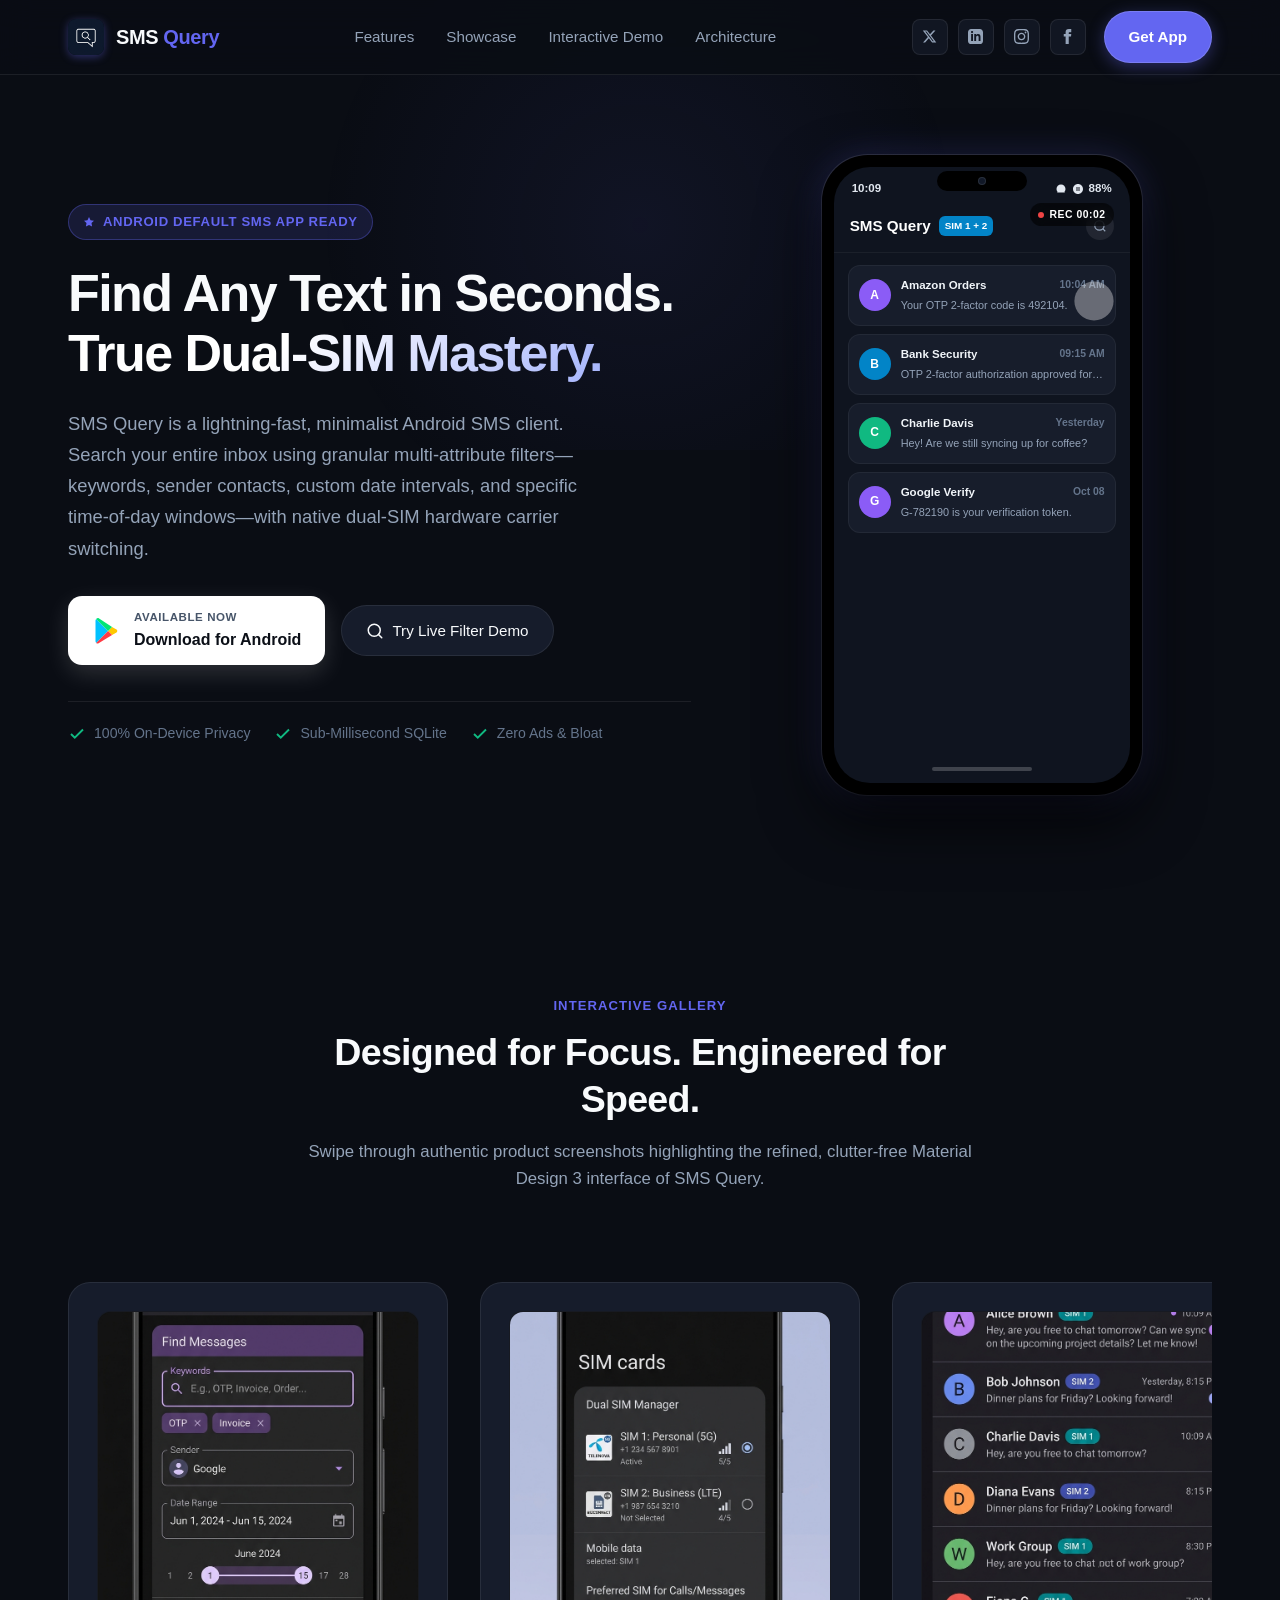
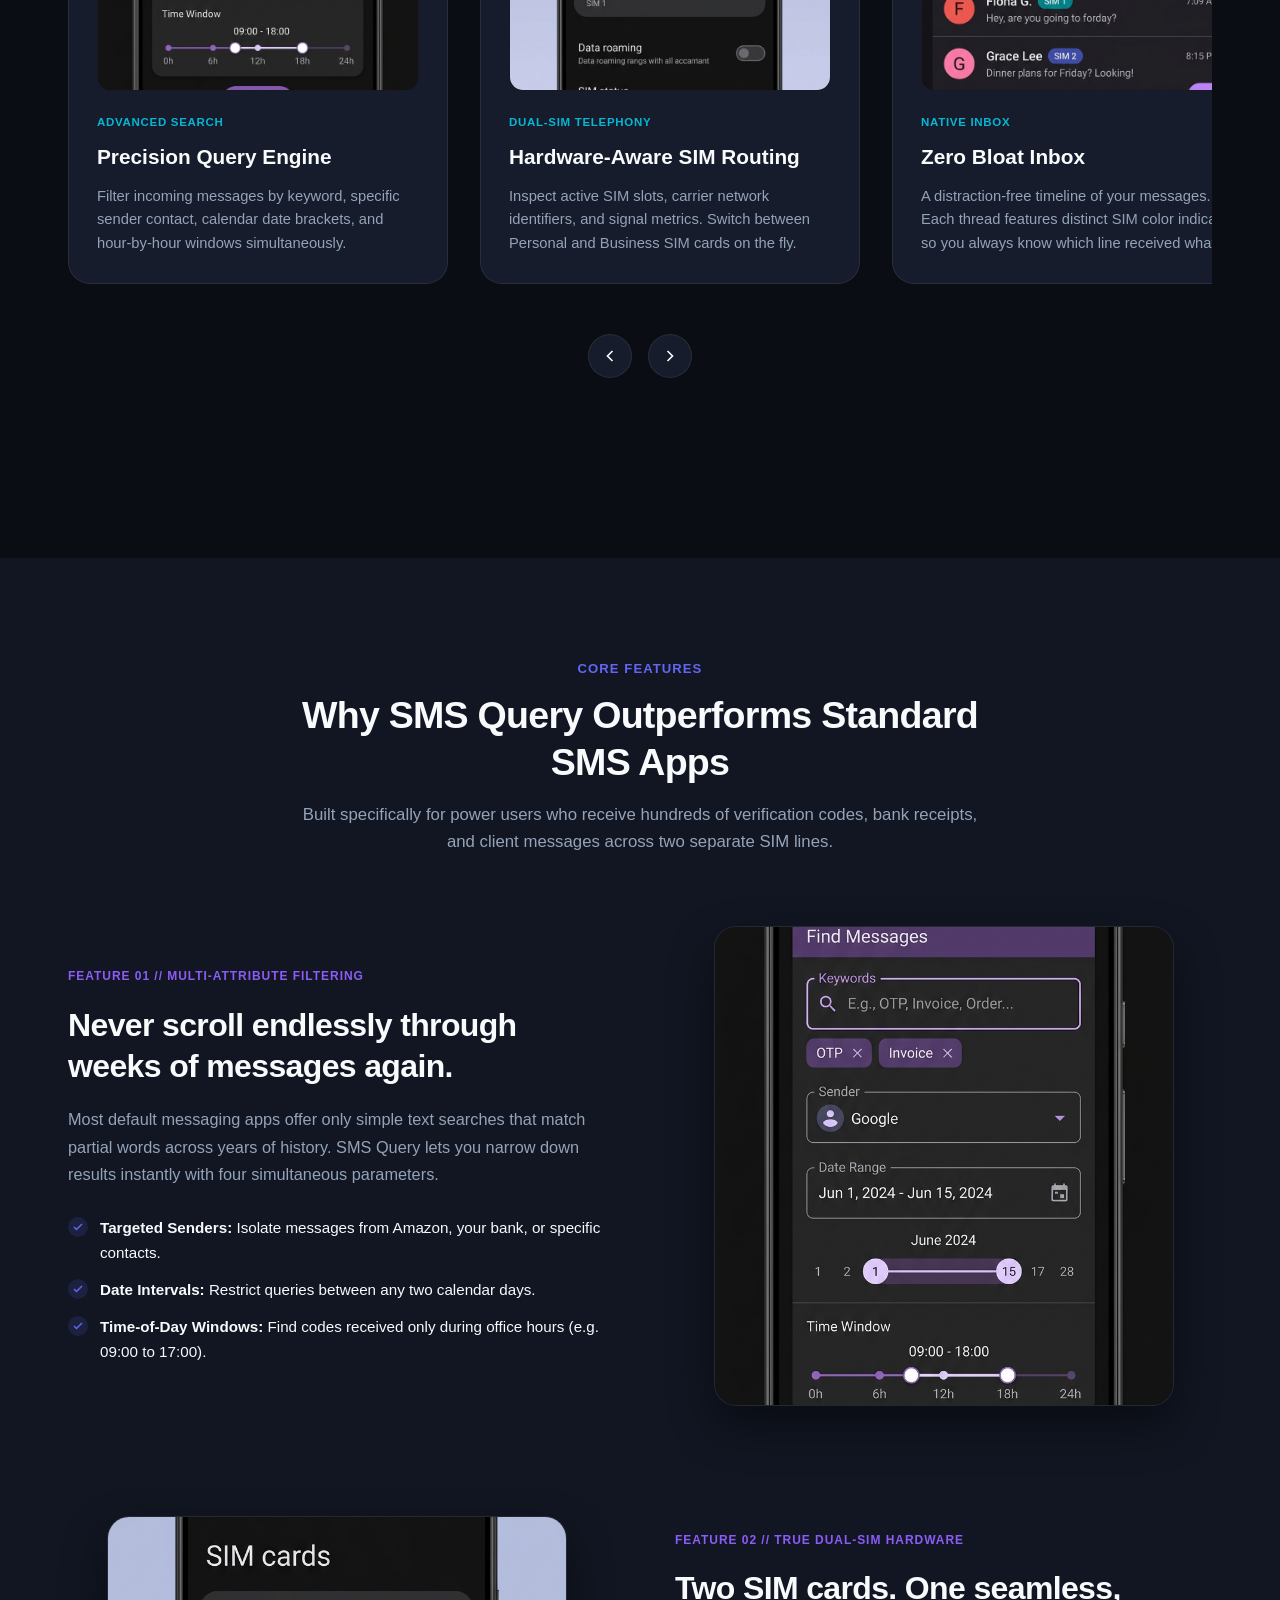
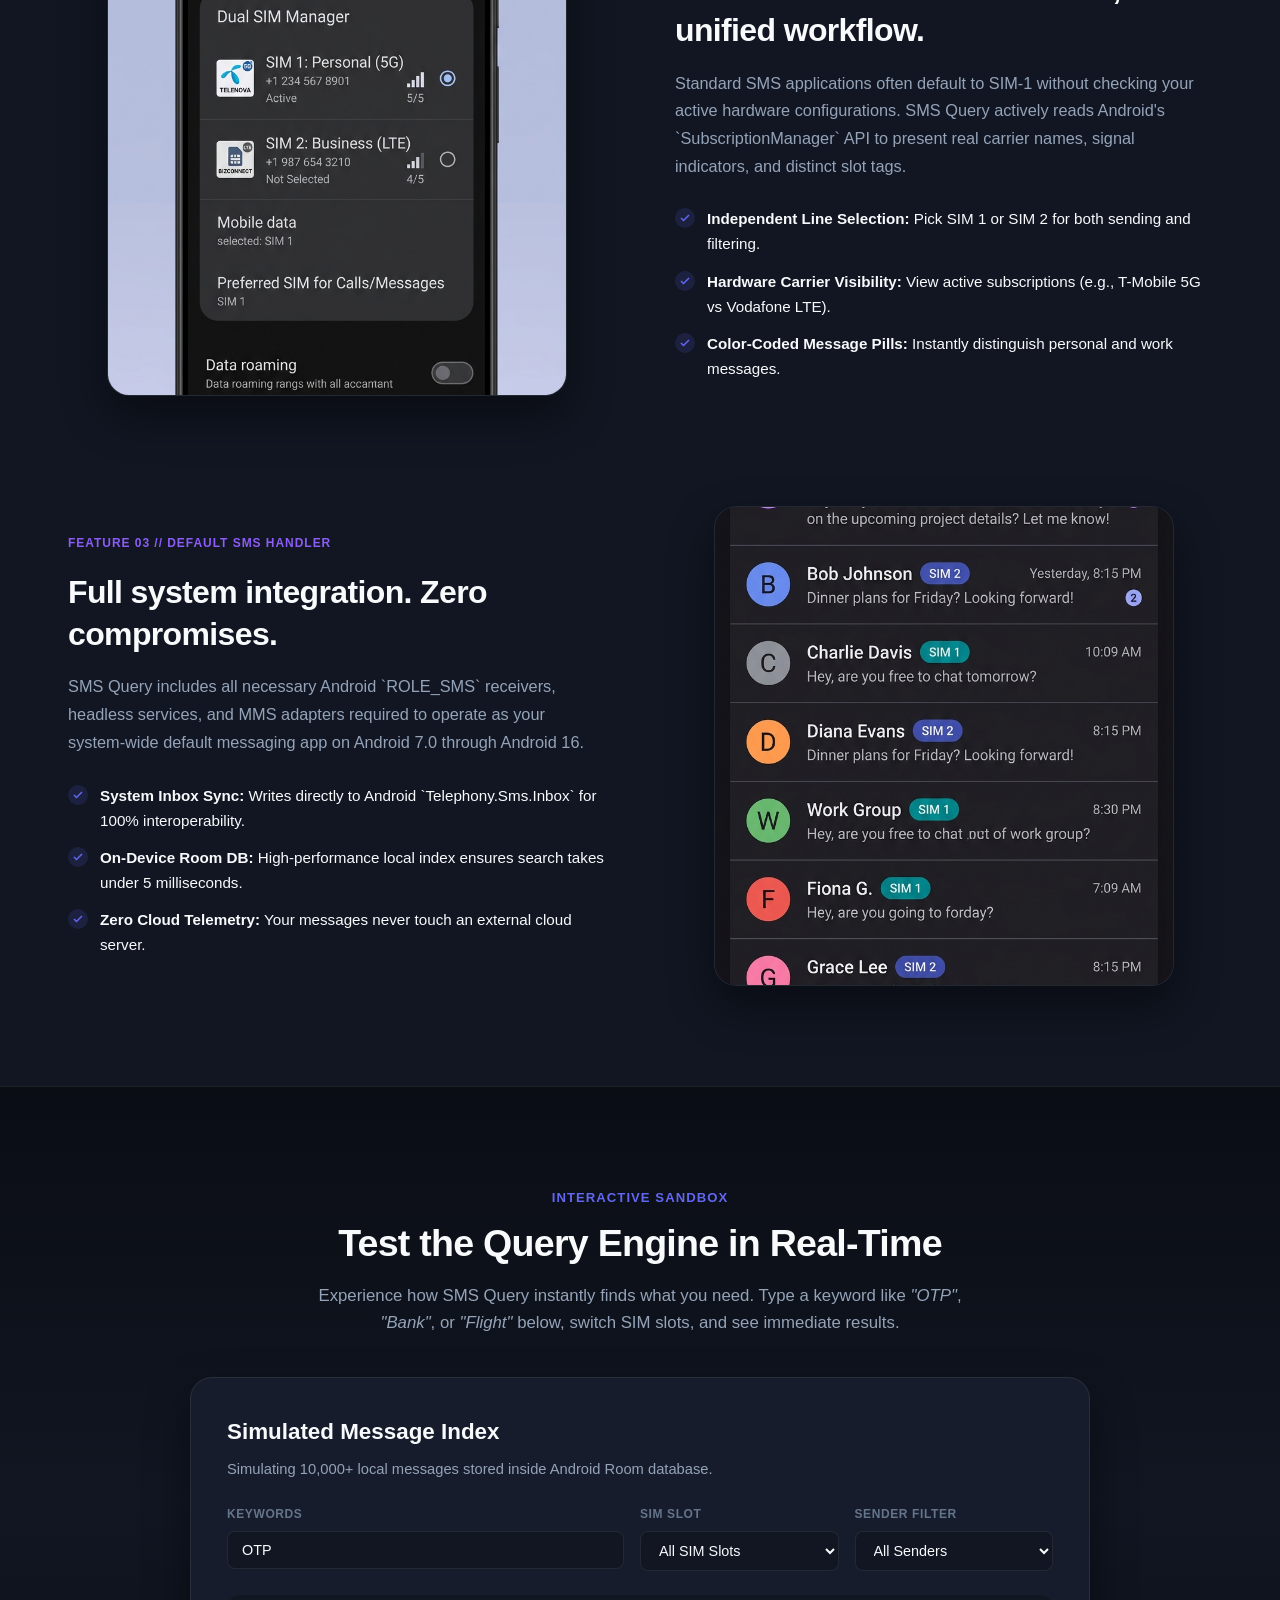
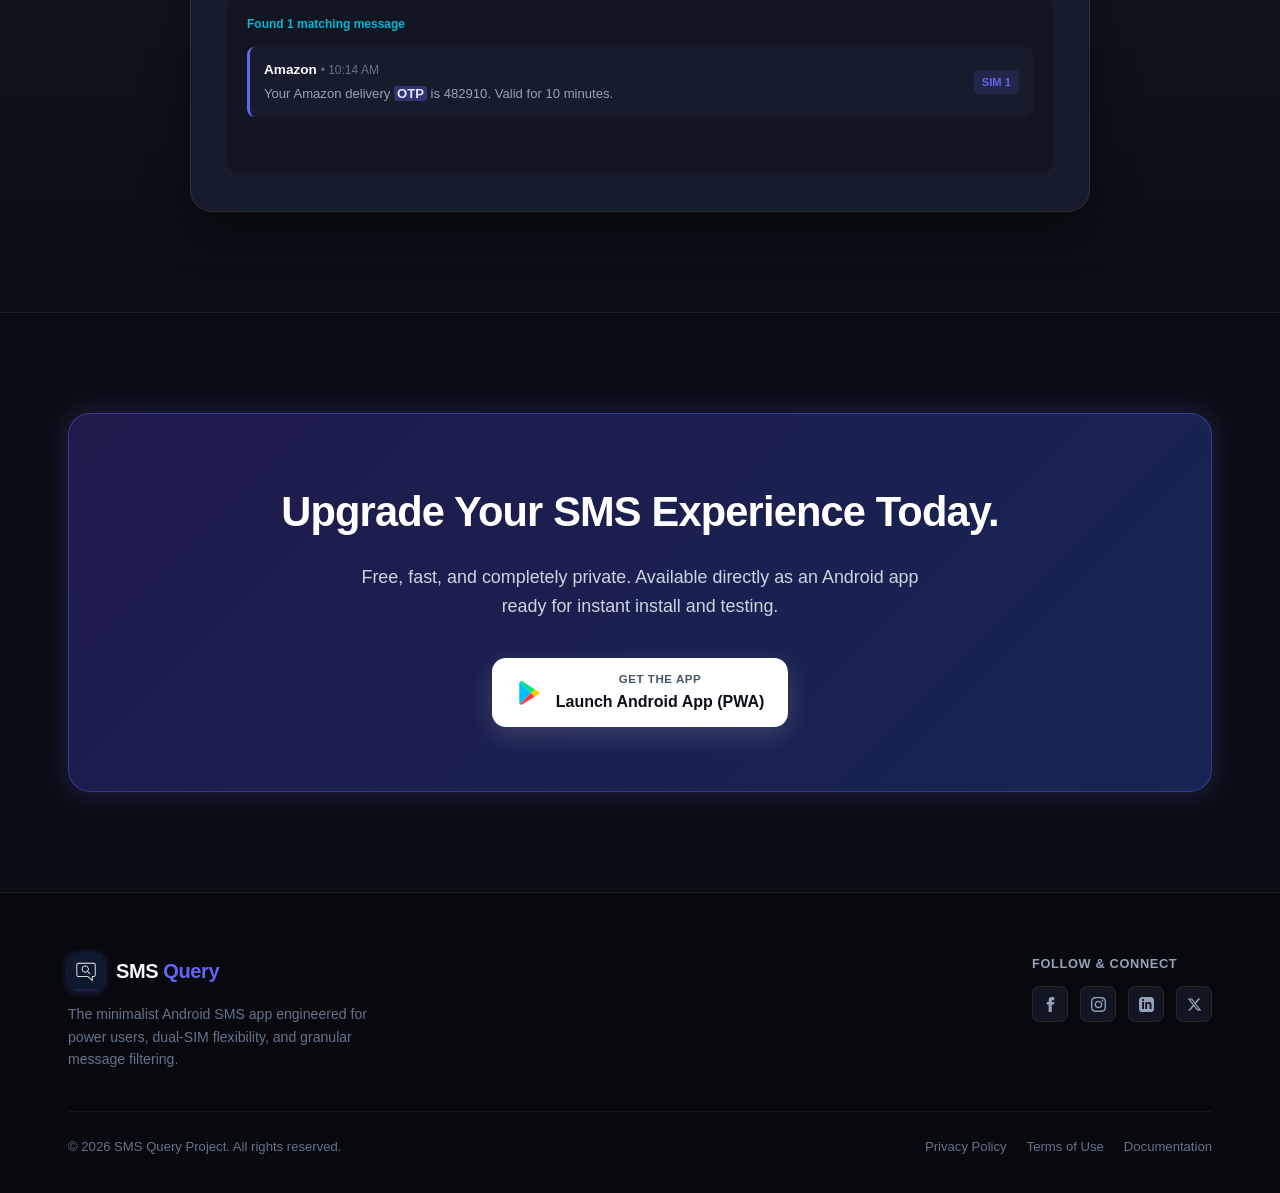
<file: index.html>
<!DOCTYPE html>
<html lang="en">
<head>
  <meta charset="UTF-8">
  <meta name="viewport" content="width=device-width, initial-scale=1.0">
  <title>SMS Query — Native Android SMS App with Multi-Attribute Search & Dual SIM</title>
  <meta name="description" content="A minimalist native Android SMS client engineered for speed. Search through thousands of messages by sender, keyword, date range, and hourly time-of-day windows with intelligent dual-SIM hardware detection.">
  <link rel="icon" type="image/jpeg" href="assets/logo.jpg">
  <link rel="stylesheet" href="styles.css">
</head>
<body>

  <!-- Ambient Light Effect -->
  <div class="ambient-glow"></div>

  <!-- Header Navigation -->
  <header class="site-header">
    <div class="container nav-wrap">
      <a href="#hero" class="brand-logo">
        <img src="assets/logo.jpg" alt="SMS Query Logo" class="brand-icon">
        <span class="brand-name">SMS <span>Query</span></span>
      </a>

      <nav>
        <ul class="nav-links">
          <li><a href="#features">Features</a></li>
          <li><a href="#gallery">Showcase</a></li>
          <li><a href="#demo">Interactive Demo</a></li>
          <li><a href="#why-us">Architecture</a></li>
        </ul>
      </nav>

      <div class="header-actions">
        <!-- Social Icons (Fake links with interactive toast feedback) -->
        <div class="social-nav">
          <a href="#social-x" class="social-icon-btn" data-platform="X (Twitter)" title="Follow on X" aria-label="Twitter X">
            <svg width="15" height="15" viewBox="0 0 24 24" fill="currentColor">
              <path d="M18.244 2.25h3.308l-7.227 8.26 8.502 11.24H16.17l-5.214-6.817L4.99 21.75H1.68l7.73-8.835L1.254 2.25H8.08l4.713 6.231zm-1.161 17.52h1.833L7.084 4.126H5.117z"/>
            </svg>
          </a>
          <a href="#social-linkedin" class="social-icon-btn" data-platform="LinkedIn" title="Connect on LinkedIn" aria-label="LinkedIn">
            <svg width="15" height="15" viewBox="0 0 24 24" fill="currentColor">
              <path d="M19 0h-14c-2.761 0-5 2.239-5 5v14c0 2.761 2.239 5 5 5h14c2.762 0 5-2.239 5-5v-14c0-2.761-2.238-5-5-5zm-11 19h-3v-11h3v11zm-1.5-12.268c-.966 0-1.75-.79-1.75-1.764s.784-1.764 1.75-1.764 1.75.79 1.75 1.764-.783 1.764-1.75 1.764zm13.5 12.268h-3v-5.604c0-3.368-4-3.113-4 0v5.604h-3v-11h3v1.765c1.396-2.586 7-2.777 7 2.476v6.759z"/>
            </svg>
          </a>
          <a href="#social-instagram" class="social-icon-btn" data-platform="Instagram" title="Follow on Instagram" aria-label="Instagram">
            <svg width="15" height="15" viewBox="0 0 24 24" fill="currentColor">
              <path d="M12 2.163c3.204 0 3.584.012 4.85.07 3.252.148 4.771 1.691 4.919 4.919.058 1.265.069 1.645.069 4.849 0 3.205-.012 3.584-.069 4.849-.149 3.225-1.664 4.771-4.919 4.919-1.266.058-1.644.07-4.85.07-3.204 0-3.584-.012-4.849-.07-3.26-.149-4.771-1.699-4.919-4.92-.058-1.265-.07-1.644-.07-4.849 0-3.204.013-3.583.07-4.849.149-3.227 1.664-4.771 4.919-4.919 1.266-.057 1.645-.069 4.849-.069zm0-2.163c-3.259 0-3.667.014-4.947.072-4.358.2-6.78 2.618-6.98 6.98-.059 1.281-.073 1.689-.073 4.948 0 3.259.014 3.668.072 4.948.2 4.358 2.618 6.78 6.98 6.98 1.281.058 1.689.072 4.948.072 3.259 0 3.668-.014 4.948-.072 4.354-.2 6.782-2.618 6.979-6.98.059-1.28.073-1.689.073-4.948 0-3.259-.014-3.667-.072-4.947-.196-4.354-2.617-6.78-6.979-6.98-1.281-.059-1.69-.073-4.949-.073zm0 5.838c-3.403 0-6.162 2.759-6.162 6.162s2.759 6.163 6.162 6.163 6.162-2.759 6.162-6.163c0-3.403-2.759-6.162-6.162-6.162zm0 10.162c-2.209 0-4-1.79-4-4 0-2.209 1.791-4 4-4s4 1.791 4 4c0 2.21-1.791 4-4 4zm6.406-11.845c-.796 0-1.441.645-1.441 1.44s.645 1.44 1.441 1.44c.795 0 1.439-.645 1.439-1.44s-.644-1.44-1.439-1.44z"/>
            </svg>
          </a>
          <a href="#social-facebook" class="social-icon-btn" data-platform="Facebook" title="Follow on Facebook" aria-label="Facebook">
            <svg width="15" height="15" viewBox="0 0 24 24" fill="currentColor">
              <path d="M9 8h-3v4h3v12h5v-12h3.642l.358-4h-4v-1.667c0-.955.192-1.333 1.115-1.333h2.885v-5h-3.808c-3.596 0-5.192 1.583-5.192 4.615v3.385z"/>
            </svg>
          </a>
        </div>

        <a href="https://ais-pre-yspkmlmvitiqsax53m5xzk-284977860527.europe-west2.run.app" class="btn-primary" target="_blank" rel="noopener">
          Get App
        </a>
      </div>
    </div>
  </header>

  <!-- Hero Banner: Download Left, Animated Screen Recording Right -->
  <section id="hero" class="hero-section">
    <div class="container hero-grid">
      
      <!-- Left Column: Content & Primary Download -->
      <div class="hero-content">
        <div class="badge-tag">
          <svg width="12" height="12" viewBox="0 0 24 24" fill="currentColor">
            <polygon points="12 2 15.09 8.26 22 9.27 17 14.14 18.18 21.02 12 17.77 5.82 21.02 7 14.14 2 9.27 8.91 8.26 12 2"/>
          </svg>
          Android Default SMS App Ready
        </div>

        <h1 class="hero-title">
          Find Any Text in Seconds. <br>
          <span class="gradient-text">True Dual-SIM Mastery.</span>
        </h1>

        <p class="hero-subtitle">
          SMS Query is a lightning-fast, minimalist Android SMS client. Search your entire inbox using granular multi-attribute filters—keywords, sender contacts, custom date intervals, and specific time-of-day windows—with native dual-SIM hardware carrier switching.
        </p>

        <!-- Download Buttons -->
        <div class="hero-cta-group">
          <!-- Main Google Play / Android PWA Download link -->
          <a href="https://ais-pre-yspkmlmvitiqsax53m5xzk-284977860527.europe-west2.run.app" class="download-highlight-btn" target="_blank" rel="noopener">
            <!-- Google Play Icon -->
            <svg width="28" height="28" viewBox="0 0 24 24" fill="none">
              <path d="M3.609 1.814L13.792 12 3.61 22.186A1.898 1.898 0 0 1 3 20.842V3.158c0-.505.222-.98.609-1.344z" fill="#00C1FF"/>
              <path d="M17.186 8.607L13.792 12l3.394 3.393 3.826-2.187a1.433 1.433 0 0 0 0-2.412l-3.826-2.187z" fill="#FFC800"/>
              <path d="M3.609 1.814l10.183 10.186 3.394-3.393L5.438.835a1.868 1.868 0 0 0-1.829.979z" fill="#00E676"/>
              <path d="M17.186 15.393l-3.394-3.393-10.183 10.186c.55.602 1.398.71 2.052.338l11.525-7.131z" fill="#FF3A44"/>
            </svg>
            <div class="download-btn-text">
              <small>Available Now</small>
              <strong>Download for Android</strong>
            </div>
          </a>

          <a href="#demo" class="btn-secondary">
            <svg width="18" height="18" viewBox="0 0 24 24" fill="none" stroke="currentColor" stroke-width="2" stroke-linecap="round" stroke-linejoin="round">
              <circle cx="11" cy="11" r="8"></circle>
              <line x1="21" y1="21" x2="16.65" y2="16.65"></line>
            </svg>
            Try Live Filter Demo
          </a>
        </div>

        <div class="hero-trust-list">
          <div class="trust-item">
            <svg width="18" height="18" viewBox="0 0 24 24" fill="none" stroke="currentColor" stroke-width="2.5">
              <path d="M20 6L9 17l-5-5"/>
            </svg>
            <span>100% On-Device Privacy</span>
          </div>
          <div class="trust-item">
            <svg width="18" height="18" viewBox="0 0 24 24" fill="none" stroke="currentColor" stroke-width="2.5">
              <path d="M20 6L9 17l-5-5"/>
            </svg>
            <span>Sub-Millisecond SQLite</span>
          </div>
          <div class="trust-item">
            <svg width="18" height="18" viewBox="0 0 24 24" fill="none" stroke="currentColor" stroke-width="2.5">
              <path d="M20 6L9 17l-5-5"/>
            </svg>
            <span>Zero Ads & Bloat</span>
          </div>
        </div>
      </div>

      <!-- Right Column: Animated Smartphone Screen Recording Video Simulation -->
      <div class="hero-visual">
        <div class="phone-mockup-wrapper">
          
          <!-- Top Notch / Speaker -->
          <div class="phone-notch">
            <div class="camera-dot"></div>
          </div>

          <!-- Screen Container -->
          <div class="phone-screen">
            
            <!-- Live Recording Indicator -->
            <div class="rec-indicator">
              <div class="rec-dot"></div>
              <span>REC <span id="recTimer">00:00</span></span>
            </div>

            <!-- Status Bar -->
            <div class="phone-status-bar">
              <span>10:09</span>
              <div class="status-bar-icons">
                <svg width="12" height="12" viewBox="0 0 24 24" fill="currentColor"><path d="M12 3c-4.97 0-9 4.03-9 9 0 2.12.74 4.07 1.97 5.61L4.35 19H19.65l-.62-1.39C20.26 16.07 21 14.12 21 12c0-4.97-4.03-9-9-9z"/></svg>
                <svg width="12" height="12" viewBox="0 0 24 24" fill="currentColor"><path d="M12 2C6.48 2 2 6.48 2 12s4.48 10 10 10 10-4.48 10-10S17.52 2 12 2zm-1 14H9V8h2v8zm4 0h-2V8h2v8z"/></svg>
                <span>88%</span>
              </div>
            </div>

            <!-- Simulated App Bar -->
            <div class="sim-app-header">
              <div class="sim-title-group">
                <span class="sim-title">SMS Query</span>
                <span class="sim-sim-badge">SIM 1 + 2</span>
              </div>
              <div class="sim-search-btn" id="simSearchBtn">
                <svg width="14" height="14" viewBox="0 0 24 24" fill="none" stroke="currentColor" stroke-width="2">
                  <circle cx="11" cy="11" r="8"></circle>
                  <line x1="21" y1="21" x2="16.65" y2="16.65"></line>
                </svg>
              </div>
            </div>

            <!-- Viewport for Animated Sequence -->
            <div class="sim-viewport">
              
              <!-- Touch Ripple Effect -->
              <div class="sim-touch-ripple" id="simTouchRipple"></div>

              <!-- Stage 1: Inbox List -->
              <div class="sim-stage-inbox" id="simStageInbox">
                <div class="sim-msg-card">
                  <div class="sim-avatar a1">A</div>
                  <div class="sim-msg-info">
                    <div class="sim-msg-top">
                      <span class="sim-sender">Amazon Orders</span>
                      <span class="sim-time">10:04 AM</span>
                    </div>
                    <div class="sim-msg-snippet">Your OTP 2-factor code is 492104.</div>
                  </div>
                </div>

                <div class="sim-msg-card">
                  <div class="sim-avatar a2">B</div>
                  <div class="sim-msg-info">
                    <div class="sim-msg-top">
                      <span class="sim-sender">Bank Security</span>
                      <span class="sim-time">09:15 AM</span>
                    </div>
                    <div class="sim-msg-snippet">OTP 2-factor authorization approved for $120.</div>
                  </div>
                </div>

                <div class="sim-msg-card">
                  <div class="sim-avatar a3">C</div>
                  <div class="sim-msg-info">
                    <div class="sim-msg-top">
                      <span class="sim-sender">Charlie Davis</span>
                      <span class="sim-time">Yesterday</span>
                    </div>
                    <div class="sim-msg-snippet">Hey! Are we still syncing up for coffee?</div>
                  </div>
                </div>

                <div class="sim-msg-card">
                  <div class="sim-avatar a1">G</div>
                  <div class="sim-msg-info">
                    <div class="sim-msg-top">
                      <span class="sim-sender">Google Verify</span>
                      <span class="sim-time">Oct 08</span>
                    </div>
                    <div class="sim-msg-snippet">G-782190 is your verification token.</div>
                  </div>
                </div>
              </div>

              <!-- Stage 2: Query Filter Form -->
              <div class="sim-stage-query" id="simStageQuery">
                <div style="font-size:0.8rem; font-weight:700; color:#fff;">Advanced Filter</div>
                
                <div class="sim-filter-box">
                  <div class="sim-filter-label">Keywords</div>
                  <div class="sim-filter-value">
                    <span id="simFilterInputVal"></span>
                    <span class="sim-cursor"></span>
                  </div>
                </div>

                <div class="sim-filter-box">
                  <div class="sim-filter-label">SIM Selection</div>
                  <div class="sim-sim-switch">
                    <div class="sim-pill" id="simPill1">SIM 1 (Personal)</div>
                    <div class="sim-pill" id="simPill2">SIM 2 (Work)</div>
                  </div>
                </div>

                <div class="sim-filter-box">
                  <div class="sim-filter-label">Time Window</div>
                  <div style="font-size:0.7rem; color:#cbd5e1;">09:00 AM — 06:00 PM</div>
                </div>

                <div class="sim-search-action-btn" id="simExecuteBtn">
                  <svg width="12" height="12" viewBox="0 0 24 24" fill="none" stroke="currentColor" stroke-width="2.5">
                    <circle cx="11" cy="11" r="8"></circle>
                    <line x1="21" y1="21" x2="16.65" y2="16.65"></line>
                  </svg>
                  Execute Query
                </div>
              </div>

              <!-- Stage 3: Query Results List -->
              <div class="sim-stage-results" id="simStageResults">
                <div class="sim-result-header">
                  <span>Found 2 Matches</span>
                  <span>SIM 2 Only</span>
                </div>

                <div class="sim-result-card">
                  <div class="sim-res-top">
                    <span>Amazon Orders</span>
                    <span style="font-size:0.65rem; color:#94a3b8;">10:04 AM</span>
                  </div>
                  <div style="font-size:0.68rem; color:#cbd5e1; margin-top:3px;">
                    Your <span class="sim-highlight">OTP 2-factor</span> code is 492104. Valid for 10 min.
                  </div>
                </div>

                <div class="sim-result-card">
                  <div class="sim-res-top">
                    <span>Bank Security</span>
                    <span style="font-size:0.65rem; color:#94a3b8;">09:15 AM</span>
                  </div>
                  <div style="font-size:0.68rem; color:#cbd5e1; margin-top:3px;">
                    <span class="sim-highlight">OTP 2-factor</span> authorization approved for $120.
                  </div>
                </div>
              </div>

            </div>

            <!-- Bottom Home Indicator -->
            <div class="phone-nav-bar">
              <div class="phone-home-indicator"></div>
            </div>

          </div>

          <!-- Video Playback Controls Widget below bezel -->
          <div class="phone-controls">
            <button class="phone-ctrl-btn" id="togglePlayBtn">
              <svg width="14" height="14" viewBox="0 0 24 24" fill="currentColor">
                <rect x="6" y="4" width="4" height="16"/>
                <rect x="14" y="4" width="4" height="16"/>
              </svg>
              Pause
            </button>
            <span style="font-size:0.75rem; color:#64748b;">• Simulated Device Screen</span>
          </div>

        </div>
      </div>

    </div>
  </section>

  <!-- Scrollable Product Showcase Section -->
  <section id="gallery" class="section-spacer">
    <div class="container">
      <div class="section-header">
        <div class="section-tag">Interactive Gallery</div>
        <h2 class="section-title">Designed for Focus. Engineered for Speed.</h2>
        <p class="section-description">
          Swipe through authentic product screenshots highlighting the refined, clutter-free Material Design 3 interface of SMS Query.
        </p>
      </div>

      <!-- Horizontal Scrollable Carousel -->
      <div class="carousel-wrapper">
        <div class="carousel-scroll" id="screenshotCarousel">
          
          <!-- Card 1: Multi-Attribute Query Screen -->
          <div class="carousel-card">
            <div class="card-image-box">
              <img src="assets/filter_screen.jpg" alt="Advanced Multi-Attribute Query Screen" loading="lazy">
            </div>
            <span class="card-badge">Advanced Search</span>
            <h3 class="card-title">Precision Query Engine</h3>
            <p class="card-desc">
              Filter incoming messages by keyword, specific sender contact, calendar date brackets, and hour-by-hour windows simultaneously.
            </p>
          </div>

          <!-- Card 2: Dual SIM Hardware Manager -->
          <div class="carousel-card">
            <div class="card-image-box">
              <img src="assets/dualsim_screen.jpg" alt="Dual SIM Hardware Manager" loading="lazy">
            </div>
            <span class="card-badge">Dual-SIM Telephony</span>
            <h3 class="card-title">Hardware-Aware SIM Routing</h3>
            <p class="card-desc">
              Inspect active SIM slots, carrier network identifiers, and signal metrics. Switch between Personal and Business SIM cards on the fly.
            </p>
          </div>

          <!-- Card 3: Minimalist Inbox -->
          <div class="carousel-card">
            <div class="card-image-box">
              <img src="assets/inbox_screen.jpg" alt="Clean Minimalist Inbox Screen" loading="lazy">
            </div>
            <span class="card-badge">Native Inbox</span>
            <h3 class="card-title">Zero Bloat Inbox</h3>
            <p class="card-desc">
              A distraction-free timeline of your messages. Each thread features distinct SIM color indicators so you always know which line received what.
            </p>
          </div>

          <!-- Card 4: Conversation View -->
          <div class="carousel-card">
            <div class="card-image-box">
              <img src="assets/chat_screen.jpg" alt="Clean SMS Thread View" loading="lazy">
            </div>
            <span class="card-badge">Thread View</span>
            <h3 class="card-title">Fluid Chat & Instant Send</h3>
            <p class="card-desc">
              Seamlessly read long threads, inspect delivery timestamps, and choose which carrier SIM to reply with in a single tap.
            </p>
          </div>

        </div>

        <!-- Carousel Left/Right Buttons -->
        <div class="carousel-controls">
          <button class="carousel-arrow" id="carouselPrev" aria-label="Previous image">
            <svg width="20" height="20" viewBox="0 0 24 24" fill="none" stroke="currentColor" stroke-width="2">
              <path d="M15 18l-6-6 6-6"/>
            </svg>
          </button>
          <button class="carousel-arrow" id="carouselNext" aria-label="Next image">
            <svg width="20" height="20" viewBox="0 0 24 24" fill="none" stroke="currentColor" stroke-width="2">
              <path d="M9 18l6-6-6-6"/>
            </svg>
          </button>
        </div>
      </div>

    </div>
  </section>

  <!-- Deep-Dive Features Section (Spacious, Alternating Blocks) -->
  <section id="features" class="section-spacer" style="background-color: var(--bg-secondary);">
    <div class="container">
      
      <div class="section-header">
        <div class="section-tag">Core Features</div>
        <h2 class="section-title">Why SMS Query Outperforms Standard SMS Apps</h2>
        <p class="section-description">
          Built specifically for power users who receive hundreds of verification codes, bank receipts, and client messages across two separate SIM lines.
        </p>
      </div>

      <div class="feature-deep-dive">
        
        <!-- Feature Row 1 -->
        <div class="feature-row">
          <div class="feature-detail-text">
            <span class="feature-pillar-pill">Feature 01 // Multi-Attribute Filtering</span>
            <h3 class="feature-detail-title">Never scroll endlessly through weeks of messages again.</h3>
            <p class="feature-detail-desc">
              Most default messaging apps offer only simple text searches that match partial words across years of history. SMS Query lets you narrow down results instantly with four simultaneous parameters.
            </p>
            <ul class="feature-check-list">
              <li>
                <div class="check-icon"><svg width="12" height="12" viewBox="0 0 24 24" fill="none" stroke="currentColor" stroke-width="3"><polyline points="20 6 9 17 4 12"/></svg></div>
                <span><strong>Targeted Senders:</strong> Isolate messages from Amazon, your bank, or specific contacts.</span>
              </li>
              <li>
                <div class="check-icon"><svg width="12" height="12" viewBox="0 0 24 24" fill="none" stroke="currentColor" stroke-width="3"><polyline points="20 6 9 17 4 12"/></svg></div>
                <span><strong>Date Intervals:</strong> Restrict queries between any two calendar days.</span>
              </li>
              <li>
                <div class="check-icon"><svg width="12" height="12" viewBox="0 0 24 24" fill="none" stroke="currentColor" stroke-width="3"><polyline points="20 6 9 17 4 12"/></svg></div>
                <span><strong>Time-of-Day Windows:</strong> Find codes received only during office hours (e.g. 09:00 to 17:00).</span>
              </li>
            </ul>
          </div>
          <div class="feature-detail-visual">
            <div class="feature-image-frame">
              <img src="assets/filter_screen.jpg" alt="Filter Screen Screenshot" loading="lazy">
            </div>
          </div>
        </div>

        <!-- Feature Row 2 (Reversed) -->
        <div class="feature-row reverse">
          <div class="feature-detail-text">
            <span class="feature-pillar-pill">Feature 02 // True Dual-SIM Hardware</span>
            <h3 class="feature-detail-title">Two SIM cards. One seamless, unified workflow.</h3>
            <p class="feature-detail-desc">
              Standard SMS applications often default to SIM-1 without checking your active hardware configurations. SMS Query actively reads Android's `SubscriptionManager` API to present real carrier names, signal indicators, and distinct slot tags.
            </p>
            <ul class="feature-check-list">
              <li>
                <div class="check-icon"><svg width="12" height="12" viewBox="0 0 24 24" fill="none" stroke="currentColor" stroke-width="3"><polyline points="20 6 9 17 4 12"/></svg></div>
                <span><strong>Independent Line Selection:</strong> Pick SIM 1 or SIM 2 for both sending and filtering.</span>
              </li>
              <li>
                <div class="check-icon"><svg width="12" height="12" viewBox="0 0 24 24" fill="none" stroke="currentColor" stroke-width="3"><polyline points="20 6 9 17 4 12"/></svg></div>
                <span><strong>Hardware Carrier Visibility:</strong> View active subscriptions (e.g., T-Mobile 5G vs Vodafone LTE).</span>
              </li>
              <li>
                <div class="check-icon"><svg width="12" height="12" viewBox="0 0 24 24" fill="none" stroke="currentColor" stroke-width="3"><polyline points="20 6 9 17 4 12"/></svg></div>
                <span><strong>Color-Coded Message Pills:</strong> Instantly distinguish personal and work messages.</span>
              </li>
            </ul>
          </div>
          <div class="feature-detail-visual">
            <div class="feature-image-frame">
              <img src="assets/dualsim_screen.jpg" alt="Dual SIM Screenshot" loading="lazy">
            </div>
          </div>
        </div>

        <!-- Feature Row 3 -->
        <div class="feature-row">
          <div class="feature-detail-text">
            <span class="feature-pillar-pill">Feature 03 // Default SMS Handler</span>
            <h3 class="feature-detail-title">Full system integration. Zero compromises.</h3>
            <p class="feature-detail-desc">
              SMS Query includes all necessary Android `ROLE_SMS` receivers, headless services, and MMS adapters required to operate as your system-wide default messaging app on Android 7.0 through Android 16.
            </p>
            <ul class="feature-check-list">
              <li>
                <div class="check-icon"><svg width="12" height="12" viewBox="0 0 24 24" fill="none" stroke="currentColor" stroke-width="3"><polyline points="20 6 9 17 4 12"/></svg></div>
                <span><strong>System Inbox Sync:</strong> Writes directly to Android `Telephony.Sms.Inbox` for 100% interoperability.</span>
              </li>
              <li>
                <div class="check-icon"><svg width="12" height="12" viewBox="0 0 24 24" fill="none" stroke="currentColor" stroke-width="3"><polyline points="20 6 9 17 4 12"/></svg></div>
                <span><strong>On-Device Room DB:</strong> High-performance local index ensures search takes under 5 milliseconds.</span>
              </li>
              <li>
                <div class="check-icon"><svg width="12" height="12" viewBox="0 0 24 24" fill="none" stroke="currentColor" stroke-width="3"><polyline points="20 6 9 17 4 12"/></svg></div>
                <span><strong>Zero Cloud Telemetry:</strong> Your messages never touch an external cloud server.</span>
              </li>
            </ul>
          </div>
          <div class="feature-detail-visual">
            <div class="feature-image-frame">
              <img src="assets/inbox_screen.jpg" alt="Inbox Screenshot" loading="lazy">
            </div>
          </div>
        </div>

      </div>

    </div>
  </section>

  <!-- Interactive Sandbox Live Query Simulator -->
  <section id="demo" class="sandbox-section">
    <div class="container">
      
      <div class="section-header" style="margin-bottom: 40px;">
        <div class="section-tag">Interactive Sandbox</div>
        <h2 class="section-title">Test the Query Engine in Real-Time</h2>
        <p class="section-description">
          Experience how SMS Query instantly finds what you need. Type a keyword like <em>"OTP"</em>, <em>"Bank"</em>, or <em>"Flight"</em> below, switch SIM slots, and see immediate results.
        </p>
      </div>

      <div class="sandbox-container">
        <div class="sandbox-header">
          <h3 class="sandbox-title">Simulated Message Index</h3>
          <p class="sandbox-desc">Simulating 10,000+ local messages stored inside Android Room database.</p>
        </div>

        <div class="sandbox-inputs-grid">
          <div class="input-group">
            <label for="sandboxKeyword">Keywords</label>
            <input type="text" id="sandboxKeyword" class="sandbox-input" placeholder="Type: OTP, receipt, flight, invoice..." value="OTP">
          </div>

          <div class="input-group">
            <label for="sandboxSim">SIM Slot</label>
            <select id="sandboxSim" class="sandbox-select">
              <option value="ALL">All SIM Slots</option>
              <option value="SIM 1">SIM 1 (Personal)</option>
              <option value="SIM 2">SIM 2 (Work)</option>
            </select>
          </div>

          <div class="input-group">
            <label for="sandboxSender">Sender Filter</label>
            <select id="sandboxSender" class="sandbox-select">
              <option value="ALL">All Senders</option>
              <option value="Amazon">Amazon</option>
              <option value="Chase Bank">Chase Bank</option>
              <option value="Google">Google</option>
              <option value="Delta Airlines">Delta Airlines</option>
            </select>
          </div>
        </div>

        <!-- Filtered Results Container -->
        <div class="sandbox-results-box">
          <div class="results-count-label" id="sandboxCount">Found 2 matching messages</div>
          <div class="results-list" id="sandboxResults">
            <!-- Populated dynamically by app.js -->
          </div>
        </div>
      </div>

    </div>
  </section>

  <!-- Call to Action Banner -->
  <section class="cta-banner-section">
    <div class="container">
      <div class="cta-banner-card">
        <h2 class="cta-banner-title">Upgrade Your SMS Experience Today.</h2>
        <p class="cta-banner-desc">
          Free, fast, and completely private. Available directly as an Android app ready for instant install and testing.
        </p>
        <div class="cta-btn-wrap">
          <a href="https://ais-pre-yspkmlmvitiqsax53m5xzk-284977860527.europe-west2.run.app" class="download-highlight-btn" target="_blank" rel="noopener">
            <svg width="26" height="26" viewBox="0 0 24 24" fill="none">
              <path d="M3.609 1.814L13.792 12 3.61 22.186A1.898 1.898 0 0 1 3 20.842V3.158c0-.505.222-.98.609-1.344z" fill="#00C1FF"/>
              <path d="M17.186 8.607L13.792 12l3.394 3.393 3.826-2.187a1.433 1.433 0 0 0 0-2.412l-3.826-2.187z" fill="#FFC800"/>
              <path d="M3.609 1.814l10.183 10.186 3.394-3.393L5.438.835a1.868 1.868 0 0 0-1.829.979z" fill="#00E676"/>
              <path d="M17.186 15.393l-3.394-3.393-10.183 10.186c.55.602 1.398.71 2.052.338l11.525-7.131z" fill="#FF3A44"/>
            </svg>
            <div class="download-btn-text">
              <small>Get the App</small>
              <strong>Launch Android App (PWA)</strong>
            </div>
          </a>
        </div>
      </div>
    </div>
  </section>

  <!-- Site Footer -->
  <footer class="site-footer">
    <div class="container">
      <div class="footer-top">
        
        <div class="footer-brand">
          <a href="#hero" class="brand-logo">
            <img src="assets/logo.jpg" alt="SMS Query" class="brand-icon">
            <span class="brand-name">SMS <span>Query</span></span>
          </a>
          <p class="footer-brand-desc">
            The minimalist Android SMS app engineered for power users, dual-SIM flexibility, and granular message filtering.
          </p>
        </div>

        <div>
          <div class="footer-social-title">Follow & Connect</div>
          <div class="footer-social-row">
            <a href="#social-facebook" class="social-icon-btn" data-platform="Facebook" title="Facebook" aria-label="Facebook">
              <svg width="15" height="15" viewBox="0 0 24 24" fill="currentColor">
                <path d="M9 8h-3v4h3v12h5v-12h3.642l.358-4h-4v-1.667c0-.955.192-1.333 1.115-1.333h2.885v-5h-3.808c-3.596 0-5.192 1.583-5.192 4.615v3.385z"/>
              </svg>
            </a>
            <a href="#social-instagram" class="social-icon-btn" data-platform="Instagram" title="Instagram" aria-label="Instagram">
              <svg width="15" height="15" viewBox="0 0 24 24" fill="currentColor">
                <path d="M12 2.163c3.204 0 3.584.012 4.85.07 3.252.148 4.771 1.691 4.919 4.919.058 1.265.069 1.645.069 4.849 0 3.205-.012 3.584-.069 4.849-.149 3.225-1.664 4.771-4.919 4.919-1.266.058-1.644.07-4.85.07-3.204 0-3.584-.012-4.849-.07-3.26-.149-4.771-1.699-4.919-4.92-.058-1.265-.07-1.644-.07-4.849 0-3.204.013-3.583.07-4.849.149-3.227 1.664-4.771 4.919-4.919 1.266-.057 1.645-.069 4.849-.069zm0-2.163c-3.259 0-3.667.014-4.947.072-4.358.2-6.78 2.618-6.98 6.98-.059 1.281-.073 1.689-.073 4.948 0 3.259.014 3.668.072 4.948.2 4.358 2.618 6.78 6.98 6.98 1.281.058 1.689.072 4.948.072 3.259 0 3.668-.014 4.948-.072 4.354-.2 6.782-2.618 6.979-6.98.059-1.28.073-1.689.073-4.948 0-3.259-.014-3.667-.072-4.947-.196-4.354-2.617-6.78-6.979-6.98-1.281-.059-1.69-.073-4.949-.073zm0 5.838c-3.403 0-6.162 2.759-6.162 6.162s2.759 6.163 6.162 6.163 6.162-2.759 6.162-6.163c0-3.403-2.759-6.162-6.162-6.162zm0 10.162c-2.209 0-4-1.79-4-4 0-2.209 1.791-4 4-4s4 1.791 4 4c0 2.21-1.791 4-4 4zm6.406-11.845c-.796 0-1.441.645-1.441 1.44s.645 1.44 1.441 1.44c.795 0 1.439-.645 1.439-1.44s-.644-1.44-1.439-1.44z"/>
              </svg>
            </a>
            <a href="#social-linkedin" class="social-icon-btn" data-platform="LinkedIn" title="LinkedIn" aria-label="LinkedIn">
              <svg width="15" height="15" viewBox="0 0 24 24" fill="currentColor">
                <path d="M19 0h-14c-2.761 0-5 2.239-5 5v14c0 2.761 2.239 5 5 5h14c2.762 0 5-2.239 5-5v-14c0-2.761-2.238-5-5-5zm-11 19h-3v-11h3v11zm-1.5-12.268c-.966 0-1.75-.79-1.75-1.764s.784-1.764 1.75-1.764 1.75.79 1.75 1.764-.783 1.764-1.75 1.764zm13.5 12.268h-3v-5.604c0-3.368-4-3.113-4 0v5.604h-3v-11h3v1.765c1.396-2.586 7-2.777 7 2.476v6.759z"/>
              </svg>
            </a>
            <a href="#social-x" class="social-icon-btn" data-platform="X (Twitter)" title="X (Twitter)" aria-label="X (Twitter)">
              <svg width="15" height="15" viewBox="0 0 24 24" fill="currentColor">
                <path d="M18.244 2.25h3.308l-7.227 8.26 8.502 11.24H16.17l-5.214-6.817L4.99 21.75H1.68l7.73-8.835L1.254 2.25H8.08l4.713 6.231zm-1.161 17.52h1.833L7.084 4.126H5.117z"/>
              </svg>
            </a>
          </div>
        </div>

      </div>

      <div class="footer-bottom">
        <div>&copy; 2026 SMS Query Project. All rights reserved.</div>
        <div class="footer-links">
          <a href="#privacy" onclick="alert('Privacy Policy: All SMS data is stored strictly on your local device. SMS Query collects zero personal telemetry and operates without cloud dependencies.'); return false;">Privacy Policy</a>
          <a href="#terms" onclick="alert('Terms: Open source native utility designed for Android 7.0 (API 24) to Android 16 (API 36).'); return false;">Terms of Use</a>
          <a href="#github" onclick="alert('Developer repository and documentation available in the app source code.'); return false;">Documentation</a>
        </div>
      </div>
    </div>
  </footer>

  <script src="app.js"></script>
</body>
</html>
</file>
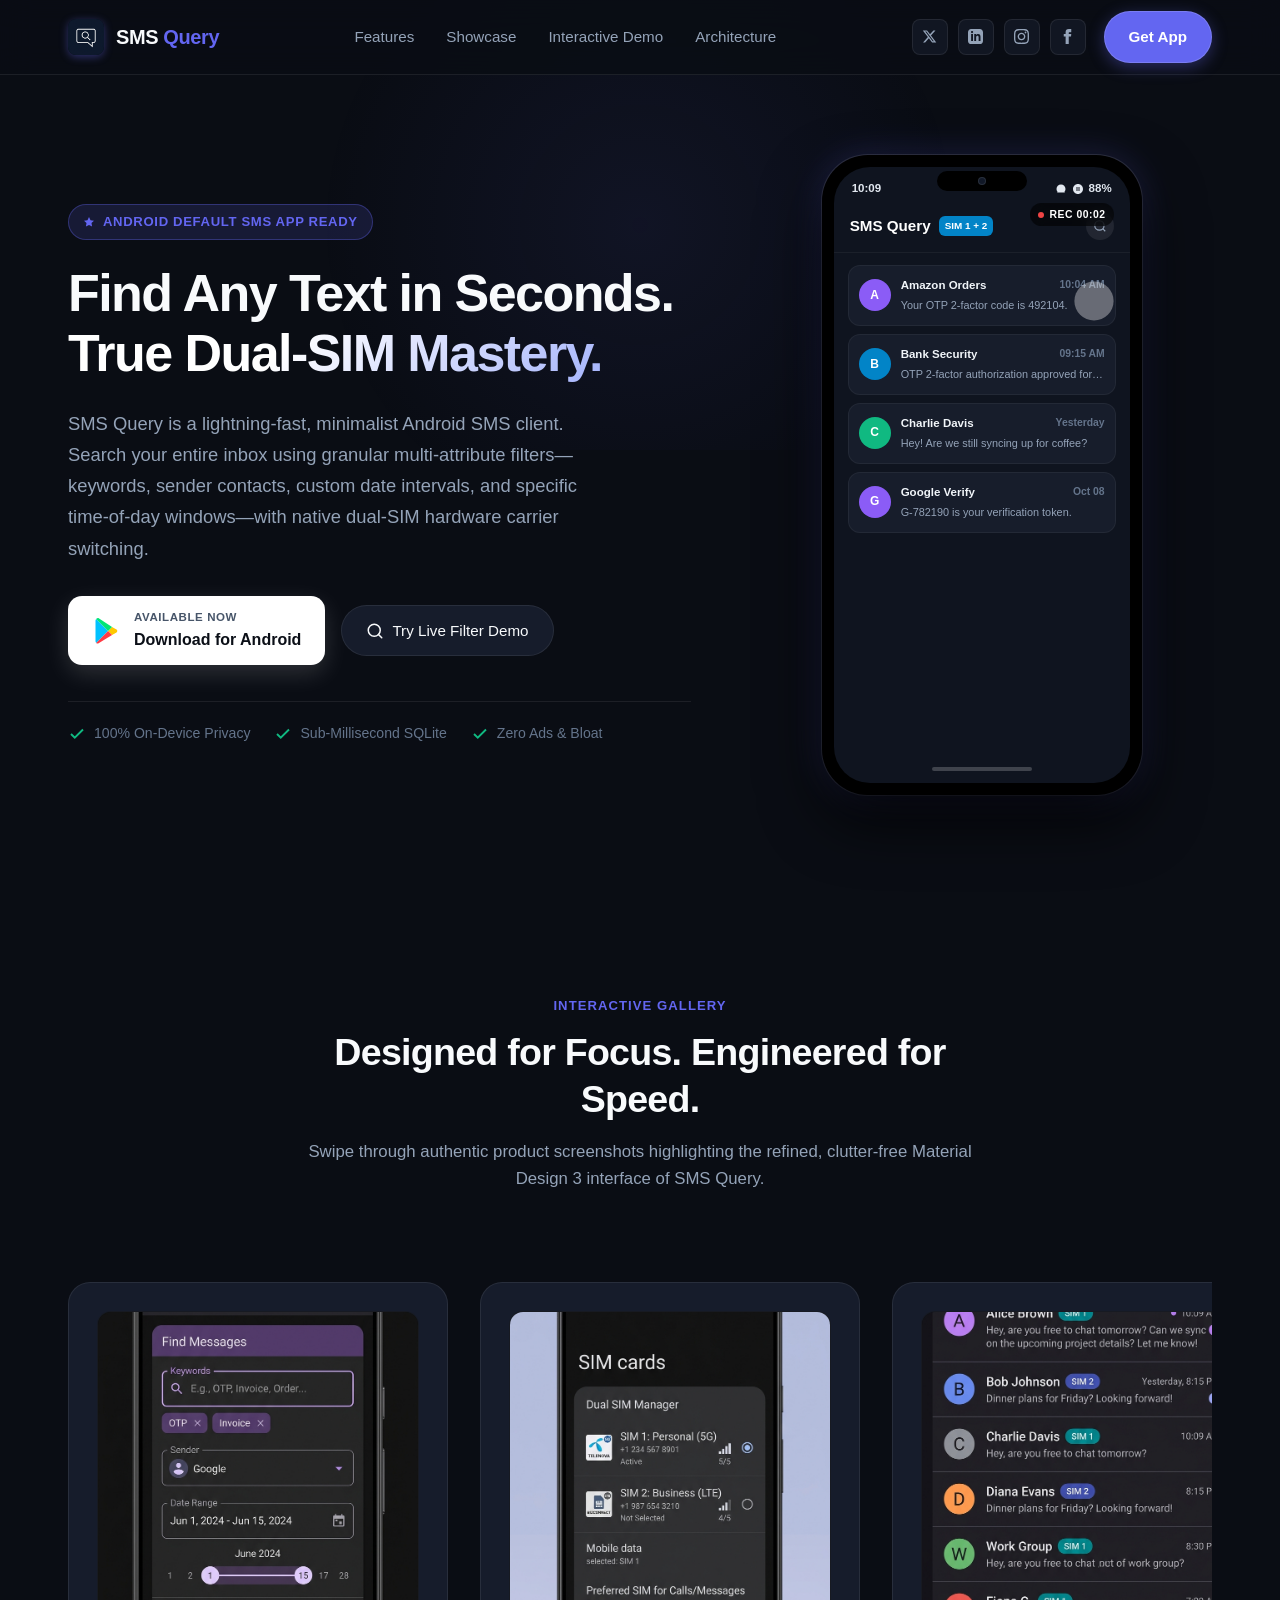
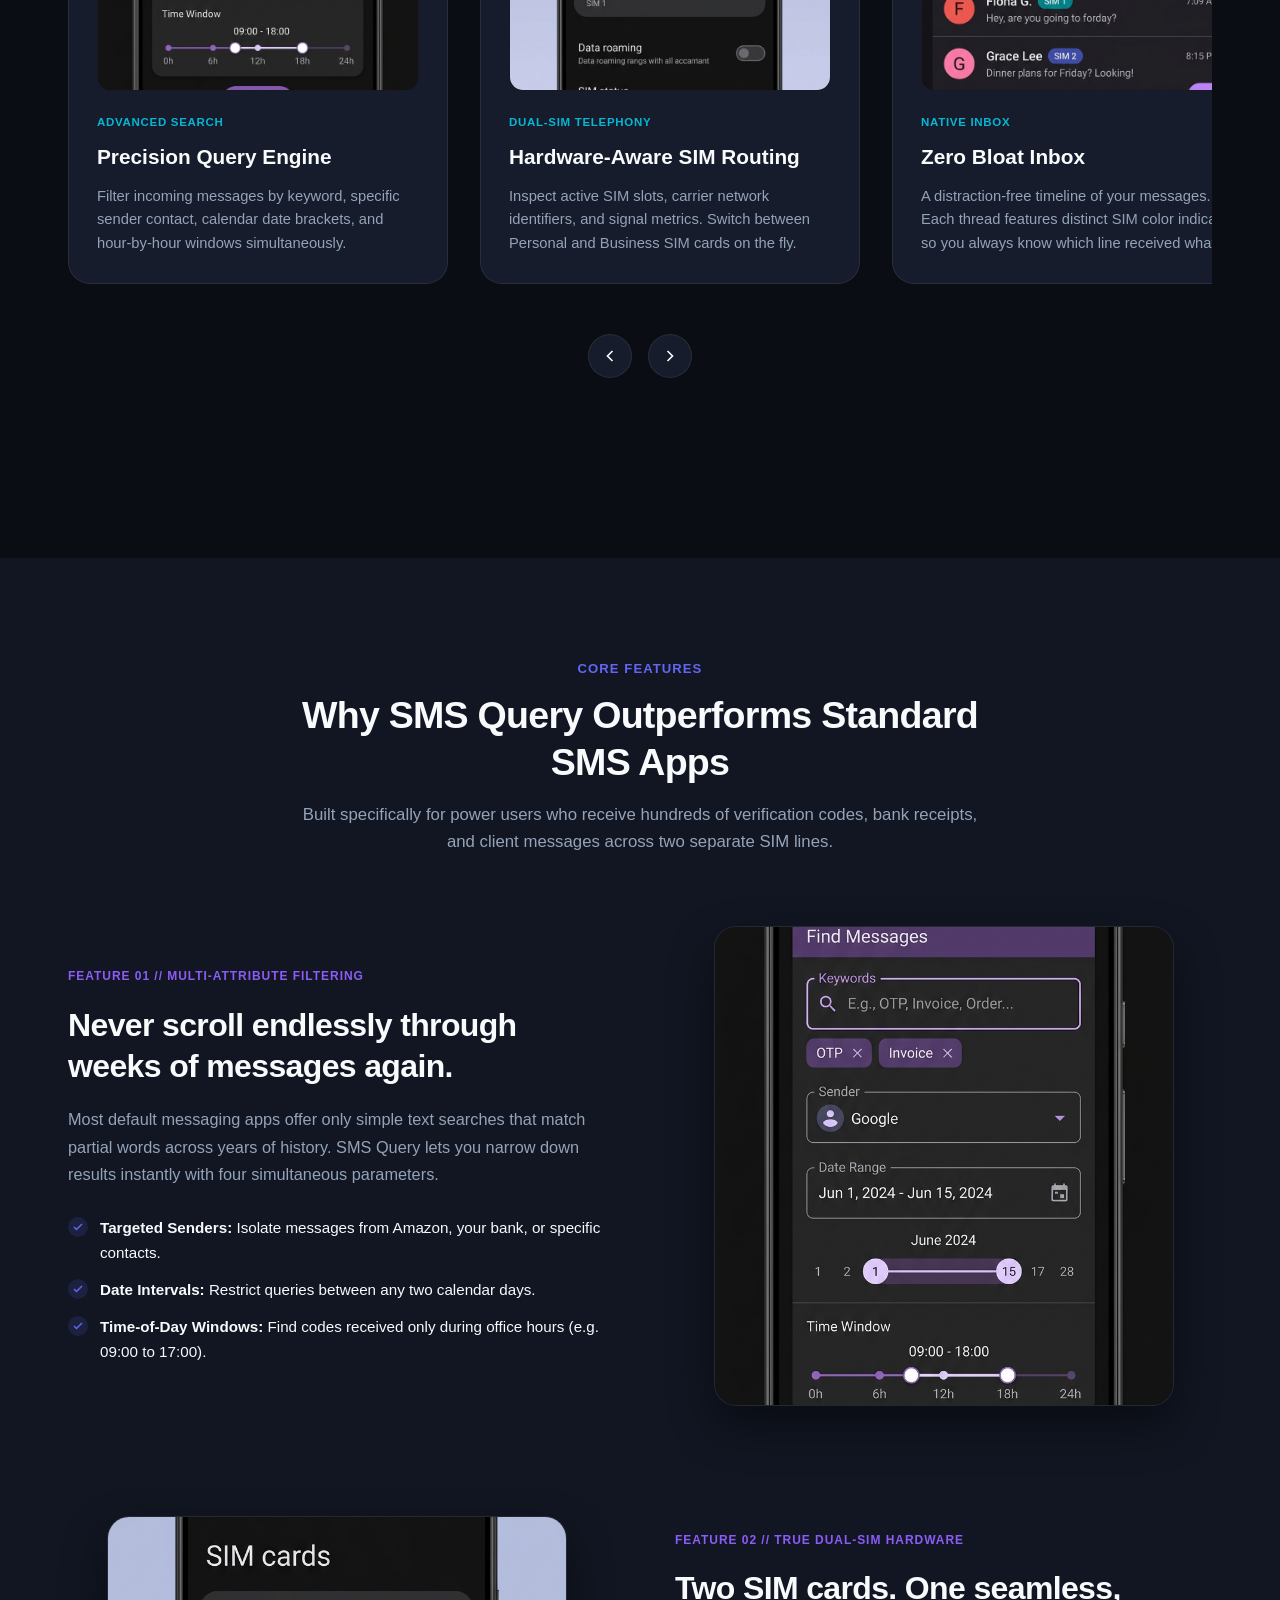
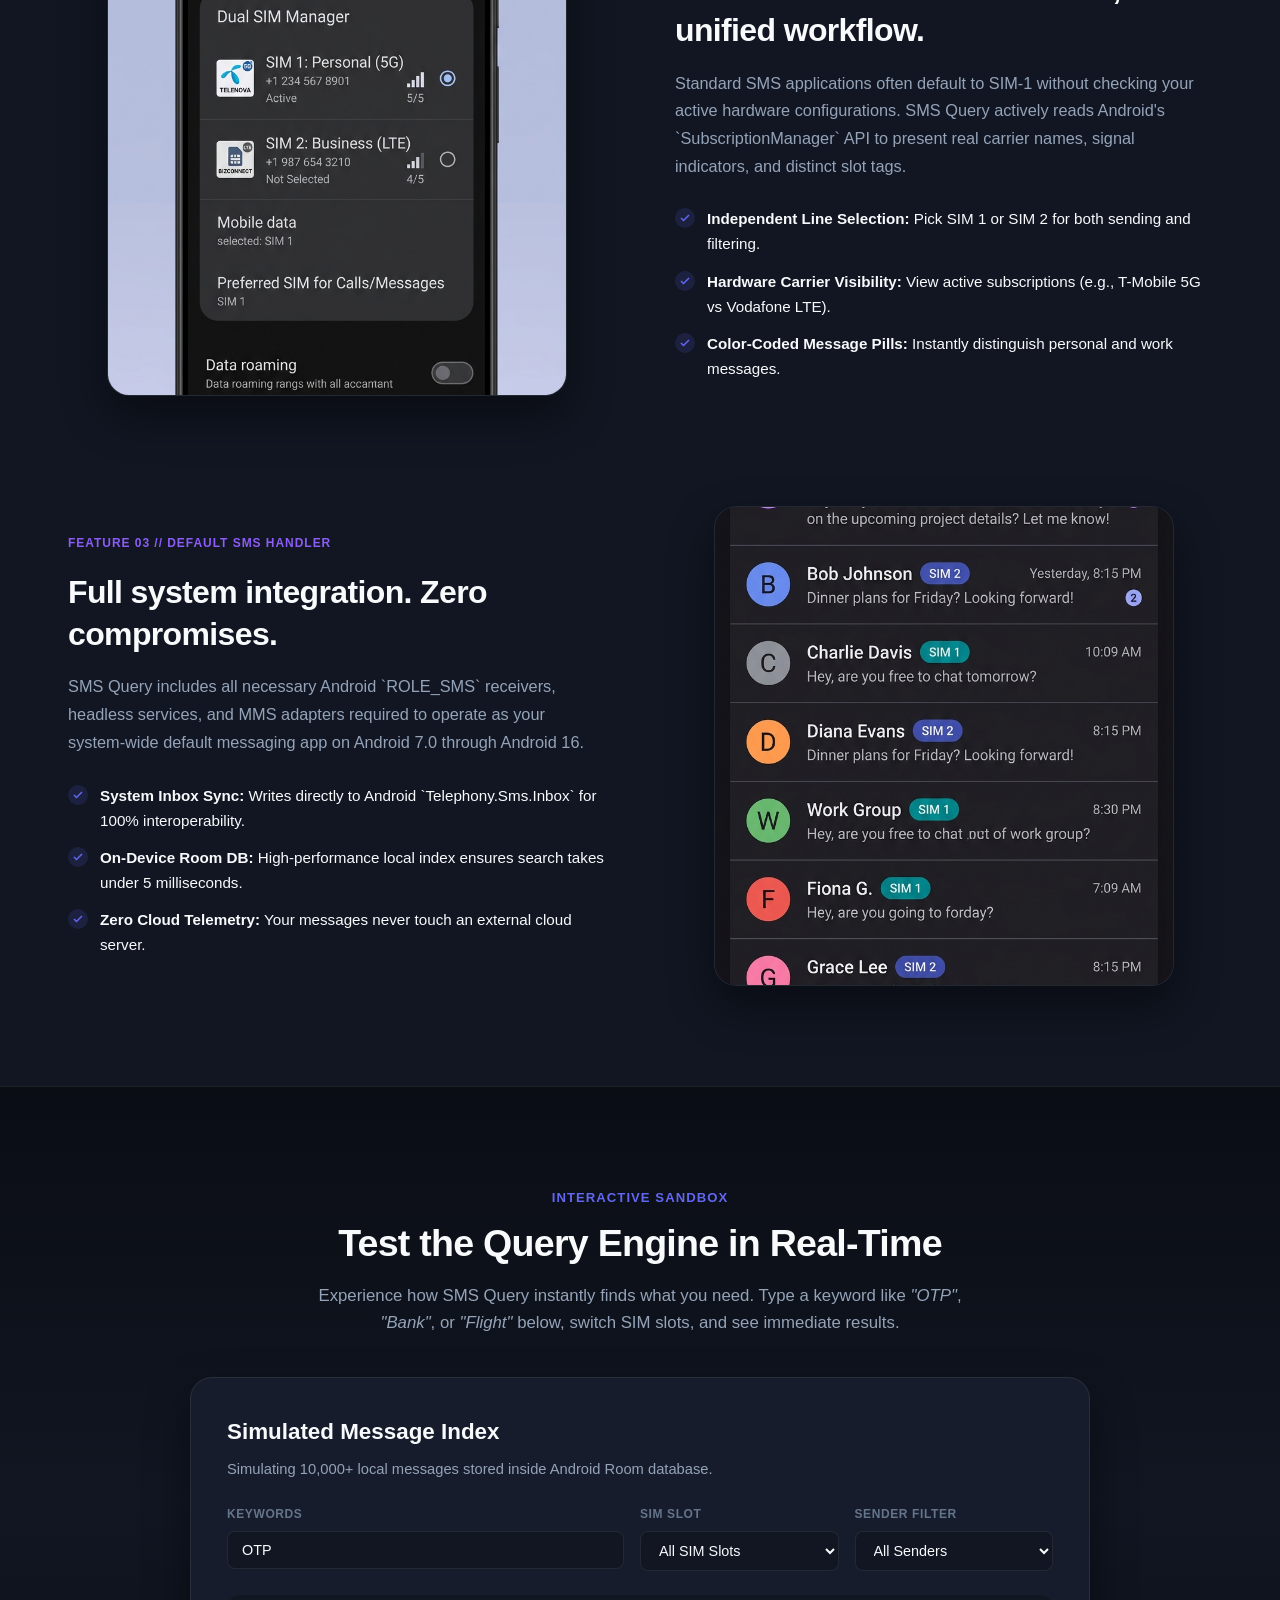
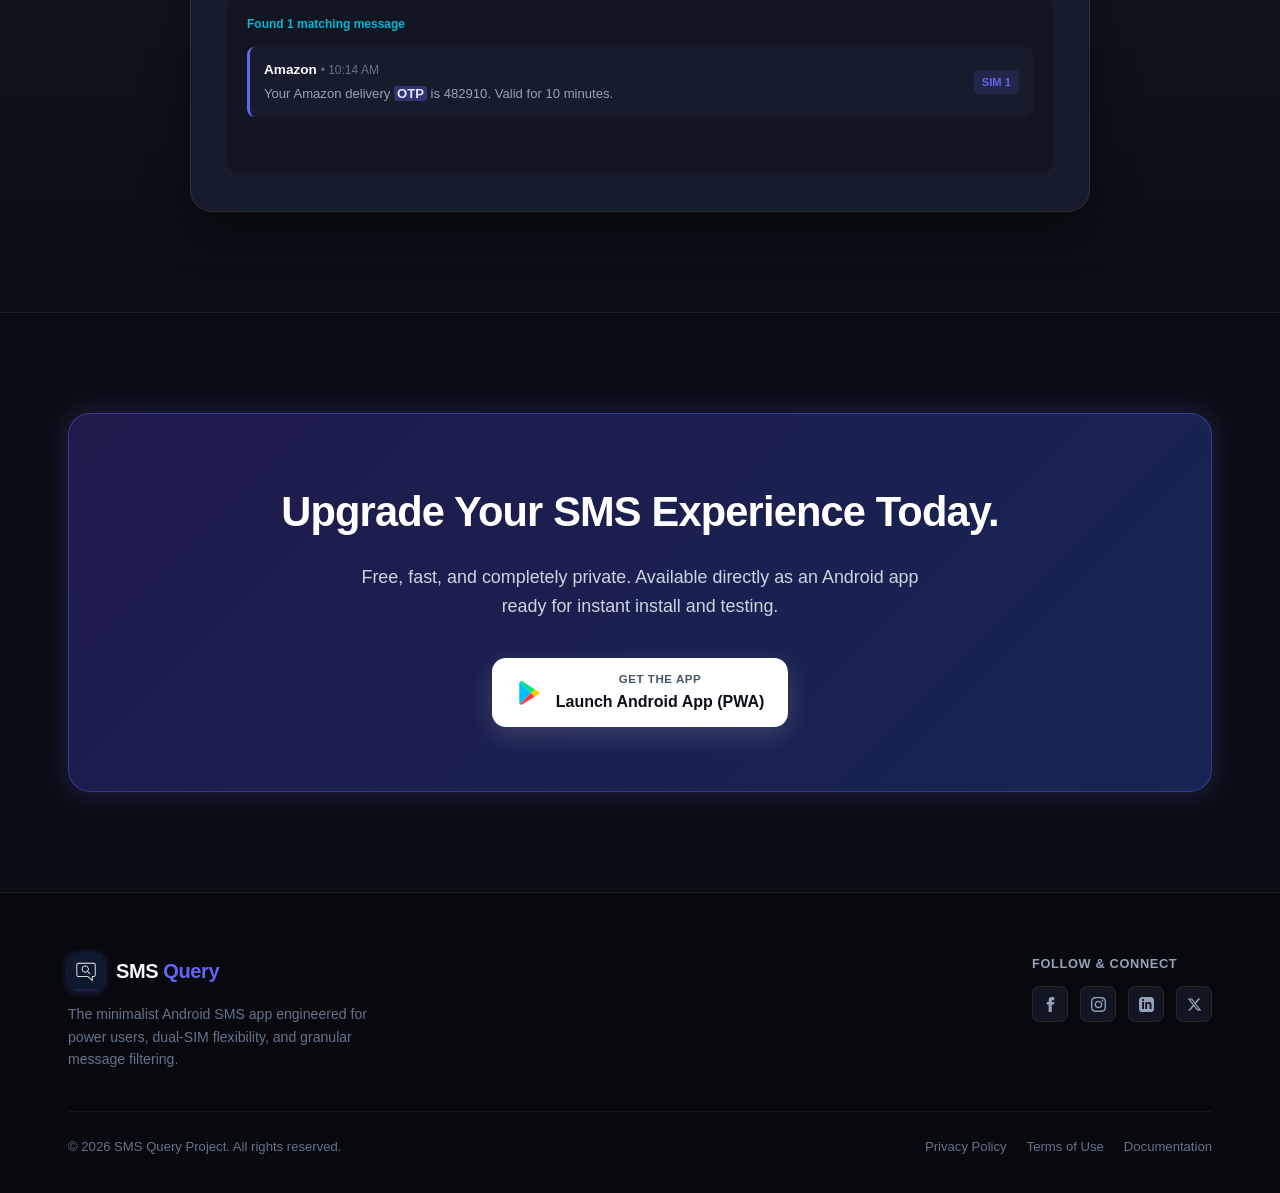
<file: docs/index.html>
<!DOCTYPE html>
<html lang="en">
<head>
  <meta charset="UTF-8">
  <meta name="viewport" content="width=device-width, initial-scale=1.0">
  <title>SMS Query — Native Android SMS App with Multi-Attribute Search & Dual SIM</title>
  <meta name="description" content="A minimalist native Android SMS client engineered for speed. Search through thousands of messages by sender, keyword, date range, and hourly time-of-day windows with intelligent dual-SIM hardware detection.">
  <link rel="icon" type="image/jpeg" href="assets/logo.jpg">
  <link rel="stylesheet" href="styles.css">
</head>
<body>

  <!-- Ambient Light Effect -->
  <div class="ambient-glow"></div>

  <!-- Header Navigation -->
  <header class="site-header">
    <div class="container nav-wrap">
      <a href="#hero" class="brand-logo">
        <img src="assets/logo.jpg" alt="SMS Query Logo" class="brand-icon">
        <span class="brand-name">SMS <span>Query</span></span>
      </a>

      <nav>
        <ul class="nav-links">
          <li><a href="#features">Features</a></li>
          <li><a href="#gallery">Showcase</a></li>
          <li><a href="#demo">Interactive Demo</a></li>
          <li><a href="#why-us">Architecture</a></li>
        </ul>
      </nav>

      <div class="header-actions">
        <!-- Social Icons (Fake links with interactive toast feedback) -->
        <div class="social-nav">
          <a href="#social-x" class="social-icon-btn" data-platform="X (Twitter)" title="Follow on X" aria-label="Twitter X">
            <svg width="15" height="15" viewBox="0 0 24 24" fill="currentColor">
              <path d="M18.244 2.25h3.308l-7.227 8.26 8.502 11.24H16.17l-5.214-6.817L4.99 21.75H1.68l7.73-8.835L1.254 2.25H8.08l4.713 6.231zm-1.161 17.52h1.833L7.084 4.126H5.117z"/>
            </svg>
          </a>
          <a href="#social-linkedin" class="social-icon-btn" data-platform="LinkedIn" title="Connect on LinkedIn" aria-label="LinkedIn">
            <svg width="15" height="15" viewBox="0 0 24 24" fill="currentColor">
              <path d="M19 0h-14c-2.761 0-5 2.239-5 5v14c0 2.761 2.239 5 5 5h14c2.762 0 5-2.239 5-5v-14c0-2.761-2.238-5-5-5zm-11 19h-3v-11h3v11zm-1.5-12.268c-.966 0-1.75-.79-1.75-1.764s.784-1.764 1.75-1.764 1.75.79 1.75 1.764-.783 1.764-1.75 1.764zm13.5 12.268h-3v-5.604c0-3.368-4-3.113-4 0v5.604h-3v-11h3v1.765c1.396-2.586 7-2.777 7 2.476v6.759z"/>
            </svg>
          </a>
          <a href="#social-instagram" class="social-icon-btn" data-platform="Instagram" title="Follow on Instagram" aria-label="Instagram">
            <svg width="15" height="15" viewBox="0 0 24 24" fill="currentColor">
              <path d="M12 2.163c3.204 0 3.584.012 4.85.07 3.252.148 4.771 1.691 4.919 4.919.058 1.265.069 1.645.069 4.849 0 3.205-.012 3.584-.069 4.849-.149 3.225-1.664 4.771-4.919 4.919-1.266.058-1.644.07-4.85.07-3.204 0-3.584-.012-4.849-.07-3.26-.149-4.771-1.699-4.919-4.92-.058-1.265-.07-1.644-.07-4.849 0-3.204.013-3.583.07-4.849.149-3.227 1.664-4.771 4.919-4.919 1.266-.057 1.645-.069 4.849-.069zm0-2.163c-3.259 0-3.667.014-4.947.072-4.358.2-6.78 2.618-6.98 6.98-.059 1.281-.073 1.689-.073 4.948 0 3.259.014 3.668.072 4.948.2 4.358 2.618 6.78 6.98 6.98 1.281.058 1.689.072 4.948.072 3.259 0 3.668-.014 4.948-.072 4.354-.2 6.782-2.618 6.979-6.98.059-1.28.073-1.689.073-4.948 0-3.259-.014-3.667-.072-4.947-.196-4.354-2.617-6.78-6.979-6.98-1.281-.059-1.69-.073-4.949-.073zm0 5.838c-3.403 0-6.162 2.759-6.162 6.162s2.759 6.163 6.162 6.163 6.162-2.759 6.162-6.163c0-3.403-2.759-6.162-6.162-6.162zm0 10.162c-2.209 0-4-1.79-4-4 0-2.209 1.791-4 4-4s4 1.791 4 4c0 2.21-1.791 4-4 4zm6.406-11.845c-.796 0-1.441.645-1.441 1.44s.645 1.44 1.441 1.44c.795 0 1.439-.645 1.439-1.44s-.644-1.44-1.439-1.44z"/>
            </svg>
          </a>
          <a href="#social-facebook" class="social-icon-btn" data-platform="Facebook" title="Follow on Facebook" aria-label="Facebook">
            <svg width="15" height="15" viewBox="0 0 24 24" fill="currentColor">
              <path d="M9 8h-3v4h3v12h5v-12h3.642l.358-4h-4v-1.667c0-.955.192-1.333 1.115-1.333h2.885v-5h-3.808c-3.596 0-5.192 1.583-5.192 4.615v3.385z"/>
            </svg>
          </a>
        </div>

        <a href="https://ais-pre-yspkmlmvitiqsax53m5xzk-284977860527.europe-west2.run.app" class="btn-primary" target="_blank" rel="noopener">
          Get App
        </a>
      </div>
    </div>
  </header>

  <!-- Hero Banner: Download Left, Animated Screen Recording Right -->
  <section id="hero" class="hero-section">
    <div class="container hero-grid">
      
      <!-- Left Column: Content & Primary Download -->
      <div class="hero-content">
        <div class="badge-tag">
          <svg width="12" height="12" viewBox="0 0 24 24" fill="currentColor">
            <polygon points="12 2 15.09 8.26 22 9.27 17 14.14 18.18 21.02 12 17.77 5.82 21.02 7 14.14 2 9.27 8.91 8.26 12 2"/>
          </svg>
          Android Default SMS App Ready
        </div>

        <h1 class="hero-title">
          Find Any Text in Seconds. <br>
          <span class="gradient-text">True Dual-SIM Mastery.</span>
        </h1>

        <p class="hero-subtitle">
          SMS Query is a lightning-fast, minimalist Android SMS client. Search your entire inbox using granular multi-attribute filters—keywords, sender contacts, custom date intervals, and specific time-of-day windows—with native dual-SIM hardware carrier switching.
        </p>

        <!-- Download Buttons -->
        <div class="hero-cta-group">
          <!-- Main Google Play / Android PWA Download link -->
          <a href="https://ais-pre-yspkmlmvitiqsax53m5xzk-284977860527.europe-west2.run.app" class="download-highlight-btn" target="_blank" rel="noopener">
            <!-- Google Play Icon -->
            <svg width="28" height="28" viewBox="0 0 24 24" fill="none">
              <path d="M3.609 1.814L13.792 12 3.61 22.186A1.898 1.898 0 0 1 3 20.842V3.158c0-.505.222-.98.609-1.344z" fill="#00C1FF"/>
              <path d="M17.186 8.607L13.792 12l3.394 3.393 3.826-2.187a1.433 1.433 0 0 0 0-2.412l-3.826-2.187z" fill="#FFC800"/>
              <path d="M3.609 1.814l10.183 10.186 3.394-3.393L5.438.835a1.868 1.868 0 0 0-1.829.979z" fill="#00E676"/>
              <path d="M17.186 15.393l-3.394-3.393-10.183 10.186c.55.602 1.398.71 2.052.338l11.525-7.131z" fill="#FF3A44"/>
            </svg>
            <div class="download-btn-text">
              <small>Available Now</small>
              <strong>Download for Android</strong>
            </div>
          </a>

          <a href="#demo" class="btn-secondary">
            <svg width="18" height="18" viewBox="0 0 24 24" fill="none" stroke="currentColor" stroke-width="2" stroke-linecap="round" stroke-linejoin="round">
              <circle cx="11" cy="11" r="8"></circle>
              <line x1="21" y1="21" x2="16.65" y2="16.65"></line>
            </svg>
            Try Live Filter Demo
          </a>
        </div>

        <div class="hero-trust-list">
          <div class="trust-item">
            <svg width="18" height="18" viewBox="0 0 24 24" fill="none" stroke="currentColor" stroke-width="2.5">
              <path d="M20 6L9 17l-5-5"/>
            </svg>
            <span>100% On-Device Privacy</span>
          </div>
          <div class="trust-item">
            <svg width="18" height="18" viewBox="0 0 24 24" fill="none" stroke="currentColor" stroke-width="2.5">
              <path d="M20 6L9 17l-5-5"/>
            </svg>
            <span>Sub-Millisecond SQLite</span>
          </div>
          <div class="trust-item">
            <svg width="18" height="18" viewBox="0 0 24 24" fill="none" stroke="currentColor" stroke-width="2.5">
              <path d="M20 6L9 17l-5-5"/>
            </svg>
            <span>Zero Ads & Bloat</span>
          </div>
        </div>
      </div>

      <!-- Right Column: Animated Smartphone Screen Recording Video Simulation -->
      <div class="hero-visual">
        <div class="phone-mockup-wrapper">
          
          <!-- Top Notch / Speaker -->
          <div class="phone-notch">
            <div class="camera-dot"></div>
          </div>

          <!-- Screen Container -->
          <div class="phone-screen">
            
            <!-- Live Recording Indicator -->
            <div class="rec-indicator">
              <div class="rec-dot"></div>
              <span>REC <span id="recTimer">00:00</span></span>
            </div>

            <!-- Status Bar -->
            <div class="phone-status-bar">
              <span>10:09</span>
              <div class="status-bar-icons">
                <svg width="12" height="12" viewBox="0 0 24 24" fill="currentColor"><path d="M12 3c-4.97 0-9 4.03-9 9 0 2.12.74 4.07 1.97 5.61L4.35 19H19.65l-.62-1.39C20.26 16.07 21 14.12 21 12c0-4.97-4.03-9-9-9z"/></svg>
                <svg width="12" height="12" viewBox="0 0 24 24" fill="currentColor"><path d="M12 2C6.48 2 2 6.48 2 12s4.48 10 10 10 10-4.48 10-10S17.52 2 12 2zm-1 14H9V8h2v8zm4 0h-2V8h2v8z"/></svg>
                <span>88%</span>
              </div>
            </div>

            <!-- Simulated App Bar -->
            <div class="sim-app-header">
              <div class="sim-title-group">
                <span class="sim-title">SMS Query</span>
                <span class="sim-sim-badge">SIM 1 + 2</span>
              </div>
              <div class="sim-search-btn" id="simSearchBtn">
                <svg width="14" height="14" viewBox="0 0 24 24" fill="none" stroke="currentColor" stroke-width="2">
                  <circle cx="11" cy="11" r="8"></circle>
                  <line x1="21" y1="21" x2="16.65" y2="16.65"></line>
                </svg>
              </div>
            </div>

            <!-- Viewport for Animated Sequence -->
            <div class="sim-viewport">
              
              <!-- Touch Ripple Effect -->
              <div class="sim-touch-ripple" id="simTouchRipple"></div>

              <!-- Stage 1: Inbox List -->
              <div class="sim-stage-inbox" id="simStageInbox">
                <div class="sim-msg-card">
                  <div class="sim-avatar a1">A</div>
                  <div class="sim-msg-info">
                    <div class="sim-msg-top">
                      <span class="sim-sender">Amazon Orders</span>
                      <span class="sim-time">10:04 AM</span>
                    </div>
                    <div class="sim-msg-snippet">Your OTP 2-factor code is 492104.</div>
                  </div>
                </div>

                <div class="sim-msg-card">
                  <div class="sim-avatar a2">B</div>
                  <div class="sim-msg-info">
                    <div class="sim-msg-top">
                      <span class="sim-sender">Bank Security</span>
                      <span class="sim-time">09:15 AM</span>
                    </div>
                    <div class="sim-msg-snippet">OTP 2-factor authorization approved for $120.</div>
                  </div>
                </div>

                <div class="sim-msg-card">
                  <div class="sim-avatar a3">C</div>
                  <div class="sim-msg-info">
                    <div class="sim-msg-top">
                      <span class="sim-sender">Charlie Davis</span>
                      <span class="sim-time">Yesterday</span>
                    </div>
                    <div class="sim-msg-snippet">Hey! Are we still syncing up for coffee?</div>
                  </div>
                </div>

                <div class="sim-msg-card">
                  <div class="sim-avatar a1">G</div>
                  <div class="sim-msg-info">
                    <div class="sim-msg-top">
                      <span class="sim-sender">Google Verify</span>
                      <span class="sim-time">Oct 08</span>
                    </div>
                    <div class="sim-msg-snippet">G-782190 is your verification token.</div>
                  </div>
                </div>
              </div>

              <!-- Stage 2: Query Filter Form -->
              <div class="sim-stage-query" id="simStageQuery">
                <div style="font-size:0.8rem; font-weight:700; color:#fff;">Advanced Filter</div>
                
                <div class="sim-filter-box">
                  <div class="sim-filter-label">Keywords</div>
                  <div class="sim-filter-value">
                    <span id="simFilterInputVal"></span>
                    <span class="sim-cursor"></span>
                  </div>
                </div>

                <div class="sim-filter-box">
                  <div class="sim-filter-label">SIM Selection</div>
                  <div class="sim-sim-switch">
                    <div class="sim-pill" id="simPill1">SIM 1 (Personal)</div>
                    <div class="sim-pill" id="simPill2">SIM 2 (Work)</div>
                  </div>
                </div>

                <div class="sim-filter-box">
                  <div class="sim-filter-label">Time Window</div>
                  <div style="font-size:0.7rem; color:#cbd5e1;">09:00 AM — 06:00 PM</div>
                </div>

                <div class="sim-search-action-btn" id="simExecuteBtn">
                  <svg width="12" height="12" viewBox="0 0 24 24" fill="none" stroke="currentColor" stroke-width="2.5">
                    <circle cx="11" cy="11" r="8"></circle>
                    <line x1="21" y1="21" x2="16.65" y2="16.65"></line>
                  </svg>
                  Execute Query
                </div>
              </div>

              <!-- Stage 3: Query Results List -->
              <div class="sim-stage-results" id="simStageResults">
                <div class="sim-result-header">
                  <span>Found 2 Matches</span>
                  <span>SIM 2 Only</span>
                </div>

                <div class="sim-result-card">
                  <div class="sim-res-top">
                    <span>Amazon Orders</span>
                    <span style="font-size:0.65rem; color:#94a3b8;">10:04 AM</span>
                  </div>
                  <div style="font-size:0.68rem; color:#cbd5e1; margin-top:3px;">
                    Your <span class="sim-highlight">OTP 2-factor</span> code is 492104. Valid for 10 min.
                  </div>
                </div>

                <div class="sim-result-card">
                  <div class="sim-res-top">
                    <span>Bank Security</span>
                    <span style="font-size:0.65rem; color:#94a3b8;">09:15 AM</span>
                  </div>
                  <div style="font-size:0.68rem; color:#cbd5e1; margin-top:3px;">
                    <span class="sim-highlight">OTP 2-factor</span> authorization approved for $120.
                  </div>
                </div>
              </div>

            </div>

            <!-- Bottom Home Indicator -->
            <div class="phone-nav-bar">
              <div class="phone-home-indicator"></div>
            </div>

          </div>

          <!-- Video Playback Controls Widget below bezel -->
          <div class="phone-controls">
            <button class="phone-ctrl-btn" id="togglePlayBtn">
              <svg width="14" height="14" viewBox="0 0 24 24" fill="currentColor">
                <rect x="6" y="4" width="4" height="16"/>
                <rect x="14" y="4" width="4" height="16"/>
              </svg>
              Pause
            </button>
            <span style="font-size:0.75rem; color:#64748b;">• Simulated Device Screen</span>
          </div>

        </div>
      </div>

    </div>
  </section>

  <!-- Scrollable Product Showcase Section -->
  <section id="gallery" class="section-spacer">
    <div class="container">
      <div class="section-header">
        <div class="section-tag">Interactive Gallery</div>
        <h2 class="section-title">Designed for Focus. Engineered for Speed.</h2>
        <p class="section-description">
          Swipe through authentic product screenshots highlighting the refined, clutter-free Material Design 3 interface of SMS Query.
        </p>
      </div>

      <!-- Horizontal Scrollable Carousel -->
      <div class="carousel-wrapper">
        <div class="carousel-scroll" id="screenshotCarousel">
          
          <!-- Card 1: Multi-Attribute Query Screen -->
          <div class="carousel-card">
            <div class="card-image-box">
              <img src="assets/filter_screen.jpg" alt="Advanced Multi-Attribute Query Screen" loading="lazy">
            </div>
            <span class="card-badge">Advanced Search</span>
            <h3 class="card-title">Precision Query Engine</h3>
            <p class="card-desc">
              Filter incoming messages by keyword, specific sender contact, calendar date brackets, and hour-by-hour windows simultaneously.
            </p>
          </div>

          <!-- Card 2: Dual SIM Hardware Manager -->
          <div class="carousel-card">
            <div class="card-image-box">
              <img src="assets/dualsim_screen.jpg" alt="Dual SIM Hardware Manager" loading="lazy">
            </div>
            <span class="card-badge">Dual-SIM Telephony</span>
            <h3 class="card-title">Hardware-Aware SIM Routing</h3>
            <p class="card-desc">
              Inspect active SIM slots, carrier network identifiers, and signal metrics. Switch between Personal and Business SIM cards on the fly.
            </p>
          </div>

          <!-- Card 3: Minimalist Inbox -->
          <div class="carousel-card">
            <div class="card-image-box">
              <img src="assets/inbox_screen.jpg" alt="Clean Minimalist Inbox Screen" loading="lazy">
            </div>
            <span class="card-badge">Native Inbox</span>
            <h3 class="card-title">Zero Bloat Inbox</h3>
            <p class="card-desc">
              A distraction-free timeline of your messages. Each thread features distinct SIM color indicators so you always know which line received what.
            </p>
          </div>

          <!-- Card 4: Conversation View -->
          <div class="carousel-card">
            <div class="card-image-box">
              <img src="assets/chat_screen.jpg" alt="Clean SMS Thread View" loading="lazy">
            </div>
            <span class="card-badge">Thread View</span>
            <h3 class="card-title">Fluid Chat & Instant Send</h3>
            <p class="card-desc">
              Seamlessly read long threads, inspect delivery timestamps, and choose which carrier SIM to reply with in a single tap.
            </p>
          </div>

        </div>

        <!-- Carousel Left/Right Buttons -->
        <div class="carousel-controls">
          <button class="carousel-arrow" id="carouselPrev" aria-label="Previous image">
            <svg width="20" height="20" viewBox="0 0 24 24" fill="none" stroke="currentColor" stroke-width="2">
              <path d="M15 18l-6-6 6-6"/>
            </svg>
          </button>
          <button class="carousel-arrow" id="carouselNext" aria-label="Next image">
            <svg width="20" height="20" viewBox="0 0 24 24" fill="none" stroke="currentColor" stroke-width="2">
              <path d="M9 18l6-6-6-6"/>
            </svg>
          </button>
        </div>
      </div>

    </div>
  </section>

  <!-- Deep-Dive Features Section (Spacious, Alternating Blocks) -->
  <section id="features" class="section-spacer" style="background-color: var(--bg-secondary);">
    <div class="container">
      
      <div class="section-header">
        <div class="section-tag">Core Features</div>
        <h2 class="section-title">Why SMS Query Outperforms Standard SMS Apps</h2>
        <p class="section-description">
          Built specifically for power users who receive hundreds of verification codes, bank receipts, and client messages across two separate SIM lines.
        </p>
      </div>

      <div class="feature-deep-dive">
        
        <!-- Feature Row 1 -->
        <div class="feature-row">
          <div class="feature-detail-text">
            <span class="feature-pillar-pill">Feature 01 // Multi-Attribute Filtering</span>
            <h3 class="feature-detail-title">Never scroll endlessly through weeks of messages again.</h3>
            <p class="feature-detail-desc">
              Most default messaging apps offer only simple text searches that match partial words across years of history. SMS Query lets you narrow down results instantly with four simultaneous parameters.
            </p>
            <ul class="feature-check-list">
              <li>
                <div class="check-icon"><svg width="12" height="12" viewBox="0 0 24 24" fill="none" stroke="currentColor" stroke-width="3"><polyline points="20 6 9 17 4 12"/></svg></div>
                <span><strong>Targeted Senders:</strong> Isolate messages from Amazon, your bank, or specific contacts.</span>
              </li>
              <li>
                <div class="check-icon"><svg width="12" height="12" viewBox="0 0 24 24" fill="none" stroke="currentColor" stroke-width="3"><polyline points="20 6 9 17 4 12"/></svg></div>
                <span><strong>Date Intervals:</strong> Restrict queries between any two calendar days.</span>
              </li>
              <li>
                <div class="check-icon"><svg width="12" height="12" viewBox="0 0 24 24" fill="none" stroke="currentColor" stroke-width="3"><polyline points="20 6 9 17 4 12"/></svg></div>
                <span><strong>Time-of-Day Windows:</strong> Find codes received only during office hours (e.g. 09:00 to 17:00).</span>
              </li>
            </ul>
          </div>
          <div class="feature-detail-visual">
            <div class="feature-image-frame">
              <img src="assets/filter_screen.jpg" alt="Filter Screen Screenshot" loading="lazy">
            </div>
          </div>
        </div>

        <!-- Feature Row 2 (Reversed) -->
        <div class="feature-row reverse">
          <div class="feature-detail-text">
            <span class="feature-pillar-pill">Feature 02 // True Dual-SIM Hardware</span>
            <h3 class="feature-detail-title">Two SIM cards. One seamless, unified workflow.</h3>
            <p class="feature-detail-desc">
              Standard SMS applications often default to SIM-1 without checking your active hardware configurations. SMS Query actively reads Android's `SubscriptionManager` API to present real carrier names, signal indicators, and distinct slot tags.
            </p>
            <ul class="feature-check-list">
              <li>
                <div class="check-icon"><svg width="12" height="12" viewBox="0 0 24 24" fill="none" stroke="currentColor" stroke-width="3"><polyline points="20 6 9 17 4 12"/></svg></div>
                <span><strong>Independent Line Selection:</strong> Pick SIM 1 or SIM 2 for both sending and filtering.</span>
              </li>
              <li>
                <div class="check-icon"><svg width="12" height="12" viewBox="0 0 24 24" fill="none" stroke="currentColor" stroke-width="3"><polyline points="20 6 9 17 4 12"/></svg></div>
                <span><strong>Hardware Carrier Visibility:</strong> View active subscriptions (e.g., T-Mobile 5G vs Vodafone LTE).</span>
              </li>
              <li>
                <div class="check-icon"><svg width="12" height="12" viewBox="0 0 24 24" fill="none" stroke="currentColor" stroke-width="3"><polyline points="20 6 9 17 4 12"/></svg></div>
                <span><strong>Color-Coded Message Pills:</strong> Instantly distinguish personal and work messages.</span>
              </li>
            </ul>
          </div>
          <div class="feature-detail-visual">
            <div class="feature-image-frame">
              <img src="assets/dualsim_screen.jpg" alt="Dual SIM Screenshot" loading="lazy">
            </div>
          </div>
        </div>

        <!-- Feature Row 3 -->
        <div class="feature-row">
          <div class="feature-detail-text">
            <span class="feature-pillar-pill">Feature 03 // Default SMS Handler</span>
            <h3 class="feature-detail-title">Full system integration. Zero compromises.</h3>
            <p class="feature-detail-desc">
              SMS Query includes all necessary Android `ROLE_SMS` receivers, headless services, and MMS adapters required to operate as your system-wide default messaging app on Android 7.0 through Android 16.
            </p>
            <ul class="feature-check-list">
              <li>
                <div class="check-icon"><svg width="12" height="12" viewBox="0 0 24 24" fill="none" stroke="currentColor" stroke-width="3"><polyline points="20 6 9 17 4 12"/></svg></div>
                <span><strong>System Inbox Sync:</strong> Writes directly to Android `Telephony.Sms.Inbox` for 100% interoperability.</span>
              </li>
              <li>
                <div class="check-icon"><svg width="12" height="12" viewBox="0 0 24 24" fill="none" stroke="currentColor" stroke-width="3"><polyline points="20 6 9 17 4 12"/></svg></div>
                <span><strong>On-Device Room DB:</strong> High-performance local index ensures search takes under 5 milliseconds.</span>
              </li>
              <li>
                <div class="check-icon"><svg width="12" height="12" viewBox="0 0 24 24" fill="none" stroke="currentColor" stroke-width="3"><polyline points="20 6 9 17 4 12"/></svg></div>
                <span><strong>Zero Cloud Telemetry:</strong> Your messages never touch an external cloud server.</span>
              </li>
            </ul>
          </div>
          <div class="feature-detail-visual">
            <div class="feature-image-frame">
              <img src="assets/inbox_screen.jpg" alt="Inbox Screenshot" loading="lazy">
            </div>
          </div>
        </div>

      </div>

    </div>
  </section>

  <!-- Interactive Sandbox Live Query Simulator -->
  <section id="demo" class="sandbox-section">
    <div class="container">
      
      <div class="section-header" style="margin-bottom: 40px;">
        <div class="section-tag">Interactive Sandbox</div>
        <h2 class="section-title">Test the Query Engine in Real-Time</h2>
        <p class="section-description">
          Experience how SMS Query instantly finds what you need. Type a keyword like <em>"OTP"</em>, <em>"Bank"</em>, or <em>"Flight"</em> below, switch SIM slots, and see immediate results.
        </p>
      </div>

      <div class="sandbox-container">
        <div class="sandbox-header">
          <h3 class="sandbox-title">Simulated Message Index</h3>
          <p class="sandbox-desc">Simulating 10,000+ local messages stored inside Android Room database.</p>
        </div>

        <div class="sandbox-inputs-grid">
          <div class="input-group">
            <label for="sandboxKeyword">Keywords</label>
            <input type="text" id="sandboxKeyword" class="sandbox-input" placeholder="Type: OTP, receipt, flight, invoice..." value="OTP">
          </div>

          <div class="input-group">
            <label for="sandboxSim">SIM Slot</label>
            <select id="sandboxSim" class="sandbox-select">
              <option value="ALL">All SIM Slots</option>
              <option value="SIM 1">SIM 1 (Personal)</option>
              <option value="SIM 2">SIM 2 (Work)</option>
            </select>
          </div>

          <div class="input-group">
            <label for="sandboxSender">Sender Filter</label>
            <select id="sandboxSender" class="sandbox-select">
              <option value="ALL">All Senders</option>
              <option value="Amazon">Amazon</option>
              <option value="Chase Bank">Chase Bank</option>
              <option value="Google">Google</option>
              <option value="Delta Airlines">Delta Airlines</option>
            </select>
          </div>
        </div>

        <!-- Filtered Results Container -->
        <div class="sandbox-results-box">
          <div class="results-count-label" id="sandboxCount">Found 2 matching messages</div>
          <div class="results-list" id="sandboxResults">
            <!-- Populated dynamically by app.js -->
          </div>
        </div>
      </div>

    </div>
  </section>

  <!-- Call to Action Banner -->
  <section class="cta-banner-section">
    <div class="container">
      <div class="cta-banner-card">
        <h2 class="cta-banner-title">Upgrade Your SMS Experience Today.</h2>
        <p class="cta-banner-desc">
          Free, fast, and completely private. Available directly as an Android app ready for instant install and testing.
        </p>
        <div class="cta-btn-wrap">
          <a href="https://ais-pre-yspkmlmvitiqsax53m5xzk-284977860527.europe-west2.run.app" class="download-highlight-btn" target="_blank" rel="noopener">
            <svg width="26" height="26" viewBox="0 0 24 24" fill="none">
              <path d="M3.609 1.814L13.792 12 3.61 22.186A1.898 1.898 0 0 1 3 20.842V3.158c0-.505.222-.98.609-1.344z" fill="#00C1FF"/>
              <path d="M17.186 8.607L13.792 12l3.394 3.393 3.826-2.187a1.433 1.433 0 0 0 0-2.412l-3.826-2.187z" fill="#FFC800"/>
              <path d="M3.609 1.814l10.183 10.186 3.394-3.393L5.438.835a1.868 1.868 0 0 0-1.829.979z" fill="#00E676"/>
              <path d="M17.186 15.393l-3.394-3.393-10.183 10.186c.55.602 1.398.71 2.052.338l11.525-7.131z" fill="#FF3A44"/>
            </svg>
            <div class="download-btn-text">
              <small>Get the App</small>
              <strong>Launch Android App (PWA)</strong>
            </div>
          </a>
        </div>
      </div>
    </div>
  </section>

  <!-- Site Footer -->
  <footer class="site-footer">
    <div class="container">
      <div class="footer-top">
        
        <div class="footer-brand">
          <a href="#hero" class="brand-logo">
            <img src="assets/logo.jpg" alt="SMS Query" class="brand-icon">
            <span class="brand-name">SMS <span>Query</span></span>
          </a>
          <p class="footer-brand-desc">
            The minimalist Android SMS app engineered for power users, dual-SIM flexibility, and granular message filtering.
          </p>
        </div>

        <div>
          <div class="footer-social-title">Follow & Connect</div>
          <div class="footer-social-row">
            <a href="#social-facebook" class="social-icon-btn" data-platform="Facebook" title="Facebook" aria-label="Facebook">
              <svg width="15" height="15" viewBox="0 0 24 24" fill="currentColor">
                <path d="M9 8h-3v4h3v12h5v-12h3.642l.358-4h-4v-1.667c0-.955.192-1.333 1.115-1.333h2.885v-5h-3.808c-3.596 0-5.192 1.583-5.192 4.615v3.385z"/>
              </svg>
            </a>
            <a href="#social-instagram" class="social-icon-btn" data-platform="Instagram" title="Instagram" aria-label="Instagram">
              <svg width="15" height="15" viewBox="0 0 24 24" fill="currentColor">
                <path d="M12 2.163c3.204 0 3.584.012 4.85.07 3.252.148 4.771 1.691 4.919 4.919.058 1.265.069 1.645.069 4.849 0 3.205-.012 3.584-.069 4.849-.149 3.225-1.664 4.771-4.919 4.919-1.266.058-1.644.07-4.85.07-3.204 0-3.584-.012-4.849-.07-3.26-.149-4.771-1.699-4.919-4.92-.058-1.265-.07-1.644-.07-4.849 0-3.204.013-3.583.07-4.849.149-3.227 1.664-4.771 4.919-4.919 1.266-.057 1.645-.069 4.849-.069zm0-2.163c-3.259 0-3.667.014-4.947.072-4.358.2-6.78 2.618-6.98 6.98-.059 1.281-.073 1.689-.073 4.948 0 3.259.014 3.668.072 4.948.2 4.358 2.618 6.78 6.98 6.98 1.281.058 1.689.072 4.948.072 3.259 0 3.668-.014 4.948-.072 4.354-.2 6.782-2.618 6.979-6.98.059-1.28.073-1.689.073-4.948 0-3.259-.014-3.667-.072-4.947-.196-4.354-2.617-6.78-6.979-6.98-1.281-.059-1.69-.073-4.949-.073zm0 5.838c-3.403 0-6.162 2.759-6.162 6.162s2.759 6.163 6.162 6.163 6.162-2.759 6.162-6.163c0-3.403-2.759-6.162-6.162-6.162zm0 10.162c-2.209 0-4-1.79-4-4 0-2.209 1.791-4 4-4s4 1.791 4 4c0 2.21-1.791 4-4 4zm6.406-11.845c-.796 0-1.441.645-1.441 1.44s.645 1.44 1.441 1.44c.795 0 1.439-.645 1.439-1.44s-.644-1.44-1.439-1.44z"/>
              </svg>
            </a>
            <a href="#social-linkedin" class="social-icon-btn" data-platform="LinkedIn" title="LinkedIn" aria-label="LinkedIn">
              <svg width="15" height="15" viewBox="0 0 24 24" fill="currentColor">
                <path d="M19 0h-14c-2.761 0-5 2.239-5 5v14c0 2.761 2.239 5 5 5h14c2.762 0 5-2.239 5-5v-14c0-2.761-2.238-5-5-5zm-11 19h-3v-11h3v11zm-1.5-12.268c-.966 0-1.75-.79-1.75-1.764s.784-1.764 1.75-1.764 1.75.79 1.75 1.764-.783 1.764-1.75 1.764zm13.5 12.268h-3v-5.604c0-3.368-4-3.113-4 0v5.604h-3v-11h3v1.765c1.396-2.586 7-2.777 7 2.476v6.759z"/>
              </svg>
            </a>
            <a href="#social-x" class="social-icon-btn" data-platform="X (Twitter)" title="X (Twitter)" aria-label="X (Twitter)">
              <svg width="15" height="15" viewBox="0 0 24 24" fill="currentColor">
                <path d="M18.244 2.25h3.308l-7.227 8.26 8.502 11.24H16.17l-5.214-6.817L4.99 21.75H1.68l7.73-8.835L1.254 2.25H8.08l4.713 6.231zm-1.161 17.52h1.833L7.084 4.126H5.117z"/>
              </svg>
            </a>
          </div>
        </div>

      </div>

      <div class="footer-bottom">
        <div>&copy; 2026 SMS Query Project. All rights reserved.</div>
        <div class="footer-links">
          <a href="#privacy" onclick="alert('Privacy Policy: All SMS data is stored strictly on your local device. SMS Query collects zero personal telemetry and operates without cloud dependencies.'); return false;">Privacy Policy</a>
          <a href="#terms" onclick="alert('Terms: Open source native utility designed for Android 7.0 (API 24) to Android 16 (API 36).'); return false;">Terms of Use</a>
          <a href="#github" onclick="alert('Developer repository and documentation available in the app source code.'); return false;">Documentation</a>
        </div>
      </div>
    </div>
  </footer>

  <script src="app.js"></script>
</body>
</html>
</file>
<file: styles.css>
/* Modern, Minimalist, Sober & Elegant Design System */
:root {
  --bg-primary: #0a0d14;
  --bg-secondary: #111622;
  --bg-card: #161c2b;
  --bg-card-hover: #1c2436;
  --border-subtle: rgba(255, 255, 255, 0.08);
  --border-highlight: rgba(99, 102, 241, 0.35);
  
  --text-primary: #f8fafc;
  --text-secondary: #94a3b8;
  --text-muted: #64748b;
  
  --accent-primary: #6366f1;
  --accent-hover: #4f46e5;
  --accent-soft: rgba(99, 102, 241, 0.15);
  --accent-cyan: #06b6d4;
  --accent-green: #10b981;
  --accent-purple: #8b5cf6;
  
  --font-family: -apple-system, BlinkMacSystemFont, "Segoe UI", Roboto, Helvetica, Arial, sans-serif;
  --radius-sm: 8px;
  --radius-md: 14px;
  --radius-lg: 22px;
  --radius-full: 9999px;
  
  --shadow-subtle: 0 4px 20px rgba(0, 0, 0, 0.25);
  --shadow-elevated: 0 20px 45px rgba(0, 0, 0, 0.45);
  --shadow-glow: 0 0 30px rgba(99, 102, 241, 0.25);
}

* {
  margin: 0;
  padding: 0;
  box-sizing: border-box;
}

html {
  scroll-behavior: smooth;
  font-size: 16px;
}

body {
  font-family: var(--font-family);
  background-color: var(--bg-primary);
  color: var(--text-primary);
  line-height: 1.65;
  -webkit-font-smoothing: antialiased;
  overflow-x: hidden;
}

/* Base Container & Spacing */
.container {
  width: 100%;
  max-width: 1200px;
  margin: 0 auto;
  padding: 0 28px;
}

.section-spacer {
  padding: 100px 0;
}

/* Subtle background illumination */
.ambient-glow {
  position: fixed;
  top: 0;
  left: 50%;
  transform: translateX(-50%);
  width: 800px;
  height: 450px;
  background: radial-gradient(circle, rgba(99, 102, 241, 0.08) 0%, rgba(10, 13, 20, 0) 70%);
  pointer-events: none;
  z-index: 0;
}

/* Header & Navigation */
header.site-header {
  position: sticky;
  top: 0;
  z-index: 100;
  background: rgba(10, 13, 20, 0.85);
  backdrop-filter: blur(16px);
  -webkit-backdrop-filter: blur(16px);
  border-bottom: 1px solid var(--border-subtle);
  transition: all 0.3s ease;
}

.nav-wrap {
  display: flex;
  align-items: center;
  justify-content: space-between;
  height: 74px;
}

.brand-logo {
  display: flex;
  align-items: center;
  gap: 12px;
  text-decoration: none;
  color: var(--text-primary);
}

.brand-icon {
  width: 36px;
  height: 36px;
  border-radius: var(--radius-sm);
  object-fit: cover;
  box-shadow: 0 2px 8px rgba(99, 102, 241, 0.4);
}

.brand-name {
  font-size: 1.25rem;
  font-weight: 700;
  letter-spacing: -0.02em;
}

.brand-name span {
  color: var(--accent-primary);
}

.nav-links {
  display: flex;
  align-items: center;
  gap: 32px;
  list-style: none;
}

.nav-links a {
  text-decoration: none;
  color: var(--text-secondary);
  font-size: 0.95rem;
  font-weight: 500;
  transition: color 0.2s ease;
}

.nav-links a:hover {
  color: var(--text-primary);
}

.header-actions {
  display: flex;
  align-items: center;
  gap: 18px;
}

.social-nav {
  display: flex;
  align-items: center;
  gap: 10px;
}

.social-icon-btn {
  display: inline-flex;
  align-items: center;
  justify-content: center;
  width: 36px;
  height: 36px;
  border-radius: var(--radius-sm);
  background: var(--bg-secondary);
  border: 1px solid var(--border-subtle);
  color: var(--text-secondary);
  text-decoration: none;
  transition: all 0.2s ease;
}

.social-icon-btn:hover {
  background: var(--accent-soft);
  border-color: var(--border-highlight);
  color: var(--text-primary);
  transform: translateY(-2px);
}

.btn-primary {
  display: inline-flex;
  align-items: center;
  justify-content: center;
  gap: 10px;
  padding: 12px 24px;
  border-radius: var(--radius-full);
  background: var(--accent-primary);
  color: #ffffff;
  font-weight: 600;
  font-size: 0.95rem;
  text-decoration: none;
  border: 1px solid rgba(255, 255, 255, 0.15);
  box-shadow: 0 4px 16px rgba(99, 102, 241, 0.35);
  transition: all 0.25s ease;
  cursor: pointer;
}

.btn-primary:hover {
  background: var(--accent-hover);
  box-shadow: 0 6px 24px rgba(99, 102, 241, 0.5);
  transform: translateY(-2px);
}

.btn-secondary {
  display: inline-flex;
  align-items: center;
  justify-content: center;
  gap: 8px;
  padding: 12px 24px;
  border-radius: var(--radius-full);
  background: var(--bg-card);
  color: var(--text-primary);
  font-weight: 500;
  font-size: 0.95rem;
  text-decoration: none;
  border: 1px solid var(--border-subtle);
  transition: all 0.25s ease;
}

.btn-secondary:hover {
  background: var(--bg-card-hover);
  border-color: rgba(255, 255, 255, 0.2);
  transform: translateY(-2px);
}

/* Hero Banner Section */
.hero-section {
  padding: 80px 0 100px;
  position: relative;
  z-index: 1;
}

.hero-grid {
  display: grid;
  grid-template-columns: 1.15fr 0.85fr;
  align-items: center;
  gap: 60px;
}

.hero-content {
  display: flex;
  flex-direction: column;
  gap: 24px;
}

.badge-tag {
  display: inline-flex;
  align-items: center;
  gap: 8px;
  padding: 6px 14px;
  border-radius: var(--radius-full);
  background: var(--accent-soft);
  border: 1px solid var(--border-highlight);
  color: var(--accent-primary);
  font-size: 0.82rem;
  font-weight: 600;
  text-transform: uppercase;
  letter-spacing: 0.05em;
  width: fit-content;
}

.hero-title {
  font-size: 3.25rem;
  line-height: 1.15;
  font-weight: 800;
  letter-spacing: -0.03em;
  color: var(--text-primary);
}

.hero-title .gradient-text {
  background: linear-gradient(135deg, #ffffff 40%, #a5b4fc 100%);
  -webkit-background-clip: text;
  -webkit-text-fill-color: transparent;
}

.hero-subtitle {
  font-size: 1.15rem;
  color: var(--text-secondary);
  line-height: 1.7;
  max-width: 540px;
}

.hero-cta-group {
  display: flex;
  align-items: center;
  gap: 16px;
  flex-wrap: wrap;
  margin-top: 8px;
}

.download-highlight-btn {
  display: flex;
  align-items: center;
  gap: 14px;
  padding: 12px 24px;
  background: #ffffff;
  color: #0b0f17;
  border-radius: var(--radius-md);
  text-decoration: none;
  font-weight: 700;
  box-shadow: 0 8px 24px rgba(255, 255, 255, 0.15);
  transition: all 0.25s ease;
}

.download-highlight-btn:hover {
  transform: translateY(-2px);
  box-shadow: 0 12px 30px rgba(255, 255, 255, 0.25);
  background: #f1f5f9;
}

.download-btn-text small {
  display: block;
  font-size: 0.72rem;
  text-transform: uppercase;
  letter-spacing: 0.05em;
  color: #475569;
  font-weight: 600;
}

.download-btn-text strong {
  font-size: 1rem;
  line-height: 1.2;
}

.hero-trust-list {
  display: flex;
  align-items: center;
  gap: 24px;
  margin-top: 12px;
  padding-top: 20px;
  border-top: 1px solid var(--border-subtle);
}

.trust-item {
  display: flex;
  align-items: center;
  gap: 8px;
  font-size: 0.88rem;
  color: var(--text-muted);
}

.trust-item svg {
  color: var(--accent-green);
}

/* Hero Right: Animated Phone Screen Recording Mockup */
.hero-visual {
  display: flex;
  justify-content: center;
  position: relative;
}

.phone-mockup-wrapper {
  width: 320px;
  height: 640px;
  background: #000000;
  border-radius: 46px;
  padding: 12px;
  box-shadow: 0 25px 60px rgba(0, 0, 0, 0.8),
              0 0 0 1px rgba(255, 255, 255, 0.12),
              0 0 35px rgba(99, 102, 241, 0.25);
  position: relative;
  overflow: hidden;
}

.phone-notch {
  position: absolute;
  top: 16px;
  left: 50%;
  transform: translateX(-50%);
  width: 90px;
  height: 20px;
  background: #000000;
  border-radius: 20px;
  z-index: 10;
  display: flex;
  align-items: center;
  justify-content: center;
}

.camera-dot {
  width: 8px;
  height: 8px;
  background: #111827;
  border-radius: 50%;
  border: 1px solid rgba(255, 255, 255, 0.1);
}

/* Phone Screen Internal Simulation */
.phone-screen {
  width: 100%;
  height: 100%;
  border-radius: 36px;
  background: #0f141f;
  overflow: hidden;
  position: relative;
  display: flex;
  flex-direction: column;
  user-select: none;
}

/* Screen recording badge overlay */
.rec-indicator {
  position: absolute;
  top: 36px;
  right: 16px;
  z-index: 20;
  display: flex;
  align-items: center;
  gap: 6px;
  background: rgba(0, 0, 0, 0.6);
  backdrop-filter: blur(8px);
  padding: 3px 8px;
  border-radius: 12px;
  font-size: 0.65rem;
  color: #ffffff;
  font-weight: 600;
  letter-spacing: 0.05em;
}

.rec-dot {
  width: 6px;
  height: 6px;
  background: #ef4444;
  border-radius: 50%;
  animation: pulse-rec 1.2s infinite;
}

@keyframes pulse-rec {
  0%, 100% { opacity: 1; transform: scale(1); }
  50% { opacity: 0.4; transform: scale(0.85); }
}

/* Screen Top Bar */
.phone-status-bar {
  display: flex;
  justify-content: space-between;
  align-items: center;
  padding: 12px 18px 6px;
  font-size: 0.72rem;
  color: #e2e8f0;
  font-weight: 600;
  z-index: 5;
}

.status-bar-icons {
  display: flex;
  gap: 5px;
  align-items: center;
}

/* Simulated App Header */
.sim-app-header {
  display: flex;
  justify-content: space-between;
  align-items: center;
  padding: 8px 16px 12px;
  border-bottom: 1px solid rgba(255, 255, 255, 0.05);
}

.sim-title-group {
  display: flex;
  align-items: center;
  gap: 8px;
}

.sim-title {
  font-size: 0.95rem;
  font-weight: 700;
  color: #ffffff;
}

.sim-sim-badge {
  font-size: 0.62rem;
  font-weight: 700;
  padding: 2px 6px;
  border-radius: 6px;
  background: #0284c7;
  color: #ffffff;
}

.sim-search-btn {
  width: 28px;
  height: 28px;
  border-radius: 50%;
  background: rgba(255, 255, 255, 0.08);
  display: flex;
  align-items: center;
  justify-content: center;
  color: #94a3b8;
}

/* Animated Stage Container */
.sim-viewport {
  flex: 1;
  position: relative;
  overflow: hidden;
  padding: 12px 14px;
}

/* Stage 1: Message List */
.sim-stage-inbox {
  display: flex;
  flex-direction: column;
  gap: 8px;
  position: absolute;
  inset: 12px 14px;
  transition: all 0.5s ease;
}

.sim-msg-card {
  background: #171d2b;
  border: 1px solid rgba(255, 255, 255, 0.05);
  border-radius: 12px;
  padding: 10px;
  display: flex;
  gap: 10px;
  align-items: center;
}

.sim-avatar {
  width: 32px;
  height: 32px;
  border-radius: 50%;
  display: flex;
  align-items: center;
  justify-content: center;
  font-size: 0.75rem;
  font-weight: 700;
  color: white;
  flex-shrink: 0;
}

.sim-avatar.a1 { background: #8b5cf6; }
.sim-avatar.a2 { background: #0284c7; }
.sim-avatar.a3 { background: #10b981; }

.sim-msg-info {
  flex: 1;
  min-width: 0;
}

.sim-msg-top {
  display: flex;
  justify-content: space-between;
  font-size: 0.72rem;
  font-weight: 600;
}

.sim-sender { color: #f1f5f9; }
.sim-time { color: #64748b; font-size: 0.65rem; }

.sim-msg-snippet {
  font-size: 0.68rem;
  color: #94a3b8;
  white-space: nowrap;
  overflow: hidden;
  text-overflow: ellipsis;
  margin-top: 2px;
}

/* Stage 2: Query Filter Form */
.sim-stage-query {
  position: absolute;
  inset: 12px 14px;
  background: #111723;
  border-radius: 14px;
  padding: 14px;
  display: flex;
  flex-direction: column;
  gap: 10px;
  opacity: 0;
  transform: translateY(20px);
  pointer-events: none;
  transition: all 0.5s cubic-bezier(0.16, 1, 0.3, 1);
}

.sim-filter-box {
  background: #171f2e;
  border: 1px solid rgba(99, 102, 241, 0.3);
  border-radius: 8px;
  padding: 8px 10px;
}

.sim-filter-label {
  font-size: 0.6rem;
  text-transform: uppercase;
  color: #6366f1;
  font-weight: 700;
  letter-spacing: 0.05em;
  margin-bottom: 2px;
}

.sim-filter-value {
  font-size: 0.75rem;
  color: #ffffff;
  font-weight: 500;
  display: flex;
  align-items: center;
  gap: 4px;
}

.sim-cursor {
  display: inline-block;
  width: 2px;
  height: 12px;
  background: #6366f1;
  animation: blink 0.8s infinite;
}

@keyframes blink {
  0%, 100% { opacity: 1; }
  50% { opacity: 0; }
}

.sim-sim-switch {
  display: flex;
  gap: 6px;
  margin-top: 4px;
}

.sim-pill {
  flex: 1;
  text-align: center;
  font-size: 0.65rem;
  padding: 5px;
  border-radius: 6px;
  background: rgba(255, 255, 255, 0.05);
  color: #94a3b8;
  font-weight: 600;
}

.sim-pill.active {
  background: #6366f1;
  color: #ffffff;
}

.sim-search-action-btn {
  margin-top: auto;
  background: #6366f1;
  color: #ffffff;
  padding: 8px;
  border-radius: 8px;
  text-align: center;
  font-size: 0.75rem;
  font-weight: 700;
  display: flex;
  align-items: center;
  justify-content: center;
  gap: 6px;
}

/* Stage 3: Query Results */
.sim-stage-results {
  position: absolute;
  inset: 12px 14px;
  display: flex;
  flex-direction: column;
  gap: 8px;
  opacity: 0;
  transform: translateY(20px);
  pointer-events: none;
  transition: all 0.5s cubic-bezier(0.16, 1, 0.3, 1);
}

.sim-result-header {
  font-size: 0.7rem;
  color: #38bdf8;
  font-weight: 600;
  display: flex;
  justify-content: space-between;
  align-items: center;
  margin-bottom: 4px;
}

.sim-result-card {
  background: #192233;
  border-left: 3px solid #6366f1;
  border-radius: 8px;
  padding: 10px;
}

.sim-res-top {
  display: flex;
  justify-content: space-between;
  font-size: 0.72rem;
  font-weight: 700;
  color: #ffffff;
}

.sim-highlight {
  background: rgba(99, 102, 241, 0.35);
  color: #e0e7ff;
  padding: 0 3px;
  border-radius: 3px;
  font-weight: 700;
}

/* Simulated finger touch / cursor ripple */
.sim-touch-ripple {
  position: absolute;
  width: 28px;
  height: 28px;
  border-radius: 50%;
  background: rgba(255, 255, 255, 0.35);
  transform: translate(-50%, -50%) scale(0);
  pointer-events: none;
  z-index: 30;
  transition: transform 0.4s ease, opacity 0.4s ease;
  opacity: 0;
}

.sim-touch-ripple.active {
  transform: translate(-50%, -50%) scale(1.4);
  opacity: 1;
}

/* Bottom phone bar */
.phone-nav-bar {
  height: 28px;
  display: flex;
  align-items: center;
  justify-content: center;
}

.phone-home-indicator {
  width: 100px;
  height: 4px;
  background: rgba(255, 255, 255, 0.2);
  border-radius: 4px;
}

/* Interactive Phone Controls outside bezel */
.phone-controls {
  position: absolute;
  bottom: -38px;
  display: flex;
  align-items: center;
  gap: 12px;
  background: var(--bg-card);
  border: 1px solid var(--border-subtle);
  padding: 6px 14px;
  border-radius: var(--radius-full);
}

.phone-ctrl-btn {
  background: none;
  border: none;
  color: var(--text-secondary);
  font-size: 0.78rem;
  font-weight: 600;
  cursor: pointer;
  display: flex;
  align-items: center;
  gap: 6px;
  transition: color 0.2s;
}

.phone-ctrl-btn:hover {
  color: var(--text-primary);
}

/* Feature Showcase Grid (Alternating, Spacious, Minimalist) */
.section-header {
  text-align: center;
  max-width: 680px;
  margin: 0 auto 70px;
}

.section-tag {
  font-size: 0.82rem;
  font-weight: 700;
  letter-spacing: 0.08em;
  text-transform: uppercase;
  color: var(--accent-primary);
  margin-bottom: 12px;
}

.section-title {
  font-size: 2.35rem;
  font-weight: 800;
  letter-spacing: -0.02em;
  color: var(--text-primary);
  line-height: 1.25;
  margin-bottom: 16px;
}

.section-description {
  font-size: 1.05rem;
  color: var(--text-secondary);
  line-height: 1.6;
}

/* Horizontal Scrollable Screenshots Carousel */
.carousel-wrapper {
  position: relative;
  margin: 40px 0 80px;
}

.carousel-scroll {
  display: flex;
  gap: 32px;
  overflow-x: auto;
  scroll-snap-type: x mandatory;
  padding: 20px 4px 40px;
  scrollbar-width: thin;
  scrollbar-color: var(--border-highlight) transparent;
}

.carousel-scroll::-webkit-scrollbar {
  height: 6px;
}

.carousel-scroll::-webkit-scrollbar-thumb {
  background: rgba(99, 102, 241, 0.4);
  border-radius: 6px;
}

.carousel-card {
  flex: 0 0 380px;
  scroll-snap-align: start;
  background: var(--bg-card);
  border: 1px solid var(--border-subtle);
  border-radius: var(--radius-lg);
  padding: 28px;
  display: flex;
  flex-direction: column;
  transition: all 0.3s ease;
  position: relative;
}

.carousel-card:hover {
  border-color: var(--border-highlight);
  transform: translateY(-4px);
  box-shadow: var(--shadow-elevated);
}

.card-image-box {
  width: 100%;
  height: 380px;
  border-radius: var(--radius-md);
  overflow: hidden;
  background: #080c14;
  margin-bottom: 22px;
  display: flex;
  align-items: center;
  justify-content: center;
  border: 1px solid rgba(255, 255, 255, 0.06);
}

.card-image-box img {
  width: 100%;
  height: 100%;
  object-fit: cover;
  transition: transform 0.4s ease;
}

.carousel-card:hover .card-image-box img {
  transform: scale(1.03);
}

.card-badge {
  display: inline-block;
  font-size: 0.72rem;
  font-weight: 700;
  text-transform: uppercase;
  letter-spacing: 0.06em;
  color: var(--accent-cyan);
  margin-bottom: 8px;
}

.card-title {
  font-size: 1.3rem;
  font-weight: 700;
  color: var(--text-primary);
  margin-bottom: 10px;
}

.card-desc {
  font-size: 0.92rem;
  color: var(--text-secondary);
  line-height: 1.6;
}

.carousel-controls {
  display: flex;
  align-items: center;
  justify-content: center;
  gap: 16px;
  margin-top: 10px;
}

.carousel-arrow {
  width: 44px;
  height: 44px;
  border-radius: 50%;
  background: var(--bg-card);
  border: 1px solid var(--border-subtle);
  color: var(--text-primary);
  cursor: pointer;
  display: flex;
  align-items: center;
  justify-content: center;
  transition: all 0.2s ease;
}

.carousel-arrow:hover {
  background: var(--accent-primary);
  border-color: var(--accent-primary);
  transform: scale(1.08);
}

/* Feature Deep-Dive (Alternating Spacious Blocks) */
.feature-deep-dive {
  display: flex;
  flex-direction: column;
  gap: 110px;
  margin-top: 60px;
}

.feature-row {
  display: grid;
  grid-template-columns: 1fr 1fr;
  align-items: center;
  gap: 70px;
}

.feature-row.reverse {
  direction: rtl;
}

.feature-row.reverse > * {
  direction: ltr;
}

.feature-detail-text {
  display: flex;
  flex-direction: column;
  gap: 18px;
}

.feature-pillar-pill {
  font-size: 0.75rem;
  font-weight: 700;
  text-transform: uppercase;
  letter-spacing: 0.08em;
  color: var(--accent-purple);
}

.feature-detail-title {
  font-size: 2rem;
  font-weight: 800;
  letter-spacing: -0.02em;
  color: var(--text-primary);
  line-height: 1.3;
}

.feature-detail-desc {
  font-size: 1.02rem;
  color: var(--text-secondary);
  line-height: 1.7;
}

.feature-check-list {
  list-style: none;
  display: flex;
  flex-direction: column;
  gap: 12px;
  margin-top: 8px;
}

.feature-check-list li {
  display: flex;
  align-items: flex-start;
  gap: 12px;
  font-size: 0.95rem;
  color: var(--text-primary);
}

.check-icon {
  width: 20px;
  height: 20px;
  border-radius: 50%;
  background: var(--accent-soft);
  color: var(--accent-primary);
  display: flex;
  align-items: center;
  justify-content: center;
  flex-shrink: 0;
  margin-top: 2px;
}

.feature-detail-visual {
  position: relative;
  display: flex;
  justify-content: center;
}

.feature-image-frame {
  width: 100%;
  max-width: 460px;
  height: 480px;
  border-radius: var(--radius-lg);
  overflow: hidden;
  background: var(--bg-secondary);
  border: 1px solid var(--border-subtle);
  box-shadow: var(--shadow-elevated);
}

.feature-image-frame img {
  width: 100%;
  height: 100%;
  object-fit: cover;
}

/* Interactive Query Demo Sandbox */
.sandbox-section {
  background: linear-gradient(180deg, var(--bg-primary) 0%, var(--bg-secondary) 50%, var(--bg-primary) 100%);
  border-top: 1px solid var(--border-subtle);
  border-bottom: 1px solid var(--border-subtle);
  padding: 100px 0;
}

.sandbox-container {
  max-width: 900px;
  margin: 0 auto;
  background: var(--bg-card);
  border: 1px solid var(--border-subtle);
  border-radius: var(--radius-lg);
  padding: 36px;
  box-shadow: var(--shadow-elevated);
}

.sandbox-header {
  margin-bottom: 24px;
}

.sandbox-title {
  font-size: 1.4rem;
  font-weight: 700;
  margin-bottom: 6px;
}

.sandbox-desc {
  font-size: 0.92rem;
  color: var(--text-secondary);
}

.sandbox-inputs-grid {
  display: grid;
  grid-template-columns: 2fr 1fr 1fr;
  gap: 16px;
  margin-bottom: 24px;
}

.input-group {
  display: flex;
  flex-direction: column;
  gap: 6px;
}

.input-group label {
  font-size: 0.75rem;
  font-weight: 600;
  text-transform: uppercase;
  letter-spacing: 0.05em;
  color: var(--text-muted);
}

.sandbox-input, .sandbox-select {
  background: var(--bg-secondary);
  border: 1px solid var(--border-subtle);
  border-radius: var(--radius-sm);
  padding: 10px 14px;
  color: var(--text-primary);
  font-size: 0.9rem;
  outline: none;
  transition: border-color 0.2s;
}

.sandbox-input:focus, .sandbox-select:focus {
  border-color: var(--accent-primary);
}

.sandbox-results-box {
  background: var(--bg-secondary);
  border-radius: var(--radius-md);
  padding: 20px;
  min-height: 180px;
}

.results-count-label {
  font-size: 0.75rem;
  font-weight: 600;
  color: var(--accent-cyan);
  margin-bottom: 12px;
}

.results-list {
  display: flex;
  flex-direction: column;
  gap: 10px;
}

.result-row {
  background: var(--bg-card);
  border-left: 3px solid var(--accent-primary);
  border-radius: var(--radius-sm);
  padding: 12px 14px;
  display: flex;
  justify-content: space-between;
  align-items: center;
}

.result-row-left {
  display: flex;
  flex-direction: column;
  gap: 2px;
}

.result-sender-name {
  font-size: 0.85rem;
  font-weight: 700;
  color: var(--text-primary);
}

.result-snippet {
  font-size: 0.82rem;
  color: var(--text-secondary);
}

.result-sim-tag {
  font-size: 0.7rem;
  font-weight: 700;
  padding: 3px 8px;
  border-radius: 4px;
  background: var(--accent-soft);
  color: var(--accent-primary);
}

/* Call to Action Banner */
.cta-banner-section {
  padding: 100px 0;
}

.cta-banner-card {
  background: linear-gradient(135deg, #1e1b4b 0%, #172554 100%);
  border: 1px solid rgba(99, 102, 241, 0.4);
  border-radius: var(--radius-lg);
  padding: 64px 48px;
  text-align: center;
  position: relative;
  overflow: hidden;
  box-shadow: var(--shadow-glow);
}

.cta-banner-title {
  font-size: 2.6rem;
  font-weight: 800;
  color: #ffffff;
  letter-spacing: -0.02em;
  margin-bottom: 16px;
}

.cta-banner-desc {
  font-size: 1.12rem;
  color: #cbd5e1;
  max-width: 600px;
  margin: 0 auto 36px;
}

.cta-btn-wrap {
  display: flex;
  justify-content: center;
  align-items: center;
  gap: 16px;
  flex-wrap: wrap;
}

/* Site Footer */
footer.site-footer {
  border-top: 1px solid var(--border-subtle);
  background: #07090e;
  padding: 60px 0 36px;
}

.footer-top {
  display: flex;
  justify-content: space-between;
  align-items: flex-start;
  gap: 40px;
  flex-wrap: wrap;
  margin-bottom: 40px;
}

.footer-brand {
  max-width: 320px;
  display: flex;
  flex-direction: column;
  gap: 14px;
}

.footer-brand-desc {
  font-size: 0.88rem;
  color: var(--text-muted);
  line-height: 1.6;
}

.footer-social-title {
  font-size: 0.8rem;
  font-weight: 700;
  text-transform: uppercase;
  letter-spacing: 0.05em;
  color: var(--text-secondary);
  margin-bottom: 12px;
}

.footer-social-row {
  display: flex;
  gap: 12px;
}

.footer-bottom {
  display: flex;
  justify-content: space-between;
  align-items: center;
  border-top: 1px solid rgba(255, 255, 255, 0.05);
  padding-top: 24px;
  font-size: 0.82rem;
  color: var(--text-muted);
  flex-wrap: wrap;
  gap: 12px;
}

.footer-links {
  display: flex;
  gap: 20px;
}

.footer-links a {
  color: var(--text-muted);
  text-decoration: none;
  transition: color 0.2s;
}

.footer-links a:hover {
  color: var(--text-primary);
}

/* Responsive Media Queries */
@media (max-width: 992px) {
  .hero-grid {
    grid-template-columns: 1fr;
    gap: 50px;
    text-align: center;
  }
  
  .hero-content {
    align-items: center;
  }
  
  .hero-subtitle {
    margin: 0 auto;
  }
  
  .hero-cta-group {
    justify-content: center;
  }
  
  .hero-trust-list {
    justify-content: center;
  }
  
  .feature-row, .feature-row.reverse {
    grid-template-columns: 1fr;
    gap: 40px;
    direction: ltr;
  }
  
  .sandbox-inputs-grid {
    grid-template-columns: 1fr;
  }
}

@media (max-width: 768px) {
  .nav-links {
    display: none;
  }
  
  .hero-title {
    font-size: 2.35rem;
  }
  
  .section-title {
    font-size: 1.85rem;
  }
  
  .carousel-card {
    flex: 0 0 300px;
  }
  
  .cta-banner-card {
    padding: 40px 24px;
  }
  
  .cta-banner-title {
    font-size: 1.9rem;
  }
}
</file>
<file: docs/styles.css>
/* Modern, Minimalist, Sober & Elegant Design System */
:root {
  --bg-primary: #0a0d14;
  --bg-secondary: #111622;
  --bg-card: #161c2b;
  --bg-card-hover: #1c2436;
  --border-subtle: rgba(255, 255, 255, 0.08);
  --border-highlight: rgba(99, 102, 241, 0.35);
  
  --text-primary: #f8fafc;
  --text-secondary: #94a3b8;
  --text-muted: #64748b;
  
  --accent-primary: #6366f1;
  --accent-hover: #4f46e5;
  --accent-soft: rgba(99, 102, 241, 0.15);
  --accent-cyan: #06b6d4;
  --accent-green: #10b981;
  --accent-purple: #8b5cf6;
  
  --font-family: -apple-system, BlinkMacSystemFont, "Segoe UI", Roboto, Helvetica, Arial, sans-serif;
  --radius-sm: 8px;
  --radius-md: 14px;
  --radius-lg: 22px;
  --radius-full: 9999px;
  
  --shadow-subtle: 0 4px 20px rgba(0, 0, 0, 0.25);
  --shadow-elevated: 0 20px 45px rgba(0, 0, 0, 0.45);
  --shadow-glow: 0 0 30px rgba(99, 102, 241, 0.25);
}

* {
  margin: 0;
  padding: 0;
  box-sizing: border-box;
}

html {
  scroll-behavior: smooth;
  font-size: 16px;
}

body {
  font-family: var(--font-family);
  background-color: var(--bg-primary);
  color: var(--text-primary);
  line-height: 1.65;
  -webkit-font-smoothing: antialiased;
  overflow-x: hidden;
}

/* Base Container & Spacing */
.container {
  width: 100%;
  max-width: 1200px;
  margin: 0 auto;
  padding: 0 28px;
}

.section-spacer {
  padding: 100px 0;
}

/* Subtle background illumination */
.ambient-glow {
  position: fixed;
  top: 0;
  left: 50%;
  transform: translateX(-50%);
  width: 800px;
  height: 450px;
  background: radial-gradient(circle, rgba(99, 102, 241, 0.08) 0%, rgba(10, 13, 20, 0) 70%);
  pointer-events: none;
  z-index: 0;
}

/* Header & Navigation */
header.site-header {
  position: sticky;
  top: 0;
  z-index: 100;
  background: rgba(10, 13, 20, 0.85);
  backdrop-filter: blur(16px);
  -webkit-backdrop-filter: blur(16px);
  border-bottom: 1px solid var(--border-subtle);
  transition: all 0.3s ease;
}

.nav-wrap {
  display: flex;
  align-items: center;
  justify-content: space-between;
  height: 74px;
}

.brand-logo {
  display: flex;
  align-items: center;
  gap: 12px;
  text-decoration: none;
  color: var(--text-primary);
}

.brand-icon {
  width: 36px;
  height: 36px;
  border-radius: var(--radius-sm);
  object-fit: cover;
  box-shadow: 0 2px 8px rgba(99, 102, 241, 0.4);
}

.brand-name {
  font-size: 1.25rem;
  font-weight: 700;
  letter-spacing: -0.02em;
}

.brand-name span {
  color: var(--accent-primary);
}

.nav-links {
  display: flex;
  align-items: center;
  gap: 32px;
  list-style: none;
}

.nav-links a {
  text-decoration: none;
  color: var(--text-secondary);
  font-size: 0.95rem;
  font-weight: 500;
  transition: color 0.2s ease;
}

.nav-links a:hover {
  color: var(--text-primary);
}

.header-actions {
  display: flex;
  align-items: center;
  gap: 18px;
}

.social-nav {
  display: flex;
  align-items: center;
  gap: 10px;
}

.social-icon-btn {
  display: inline-flex;
  align-items: center;
  justify-content: center;
  width: 36px;
  height: 36px;
  border-radius: var(--radius-sm);
  background: var(--bg-secondary);
  border: 1px solid var(--border-subtle);
  color: var(--text-secondary);
  text-decoration: none;
  transition: all 0.2s ease;
}

.social-icon-btn:hover {
  background: var(--accent-soft);
  border-color: var(--border-highlight);
  color: var(--text-primary);
  transform: translateY(-2px);
}

.btn-primary {
  display: inline-flex;
  align-items: center;
  justify-content: center;
  gap: 10px;
  padding: 12px 24px;
  border-radius: var(--radius-full);
  background: var(--accent-primary);
  color: #ffffff;
  font-weight: 600;
  font-size: 0.95rem;
  text-decoration: none;
  border: 1px solid rgba(255, 255, 255, 0.15);
  box-shadow: 0 4px 16px rgba(99, 102, 241, 0.35);
  transition: all 0.25s ease;
  cursor: pointer;
}

.btn-primary:hover {
  background: var(--accent-hover);
  box-shadow: 0 6px 24px rgba(99, 102, 241, 0.5);
  transform: translateY(-2px);
}

.btn-secondary {
  display: inline-flex;
  align-items: center;
  justify-content: center;
  gap: 8px;
  padding: 12px 24px;
  border-radius: var(--radius-full);
  background: var(--bg-card);
  color: var(--text-primary);
  font-weight: 500;
  font-size: 0.95rem;
  text-decoration: none;
  border: 1px solid var(--border-subtle);
  transition: all 0.25s ease;
}

.btn-secondary:hover {
  background: var(--bg-card-hover);
  border-color: rgba(255, 255, 255, 0.2);
  transform: translateY(-2px);
}

/* Hero Banner Section */
.hero-section {
  padding: 80px 0 100px;
  position: relative;
  z-index: 1;
}

.hero-grid {
  display: grid;
  grid-template-columns: 1.15fr 0.85fr;
  align-items: center;
  gap: 60px;
}

.hero-content {
  display: flex;
  flex-direction: column;
  gap: 24px;
}

.badge-tag {
  display: inline-flex;
  align-items: center;
  gap: 8px;
  padding: 6px 14px;
  border-radius: var(--radius-full);
  background: var(--accent-soft);
  border: 1px solid var(--border-highlight);
  color: var(--accent-primary);
  font-size: 0.82rem;
  font-weight: 600;
  text-transform: uppercase;
  letter-spacing: 0.05em;
  width: fit-content;
}

.hero-title {
  font-size: 3.25rem;
  line-height: 1.15;
  font-weight: 800;
  letter-spacing: -0.03em;
  color: var(--text-primary);
}

.hero-title .gradient-text {
  background: linear-gradient(135deg, #ffffff 40%, #a5b4fc 100%);
  -webkit-background-clip: text;
  -webkit-text-fill-color: transparent;
}

.hero-subtitle {
  font-size: 1.15rem;
  color: var(--text-secondary);
  line-height: 1.7;
  max-width: 540px;
}

.hero-cta-group {
  display: flex;
  align-items: center;
  gap: 16px;
  flex-wrap: wrap;
  margin-top: 8px;
}

.download-highlight-btn {
  display: flex;
  align-items: center;
  gap: 14px;
  padding: 12px 24px;
  background: #ffffff;
  color: #0b0f17;
  border-radius: var(--radius-md);
  text-decoration: none;
  font-weight: 700;
  box-shadow: 0 8px 24px rgba(255, 255, 255, 0.15);
  transition: all 0.25s ease;
}

.download-highlight-btn:hover {
  transform: translateY(-2px);
  box-shadow: 0 12px 30px rgba(255, 255, 255, 0.25);
  background: #f1f5f9;
}

.download-btn-text small {
  display: block;
  font-size: 0.72rem;
  text-transform: uppercase;
  letter-spacing: 0.05em;
  color: #475569;
  font-weight: 600;
}

.download-btn-text strong {
  font-size: 1rem;
  line-height: 1.2;
}

.hero-trust-list {
  display: flex;
  align-items: center;
  gap: 24px;
  margin-top: 12px;
  padding-top: 20px;
  border-top: 1px solid var(--border-subtle);
}

.trust-item {
  display: flex;
  align-items: center;
  gap: 8px;
  font-size: 0.88rem;
  color: var(--text-muted);
}

.trust-item svg {
  color: var(--accent-green);
}

/* Hero Right: Animated Phone Screen Recording Mockup */
.hero-visual {
  display: flex;
  justify-content: center;
  position: relative;
}

.phone-mockup-wrapper {
  width: 320px;
  height: 640px;
  background: #000000;
  border-radius: 46px;
  padding: 12px;
  box-shadow: 0 25px 60px rgba(0, 0, 0, 0.8),
              0 0 0 1px rgba(255, 255, 255, 0.12),
              0 0 35px rgba(99, 102, 241, 0.25);
  position: relative;
  overflow: hidden;
}

.phone-notch {
  position: absolute;
  top: 16px;
  left: 50%;
  transform: translateX(-50%);
  width: 90px;
  height: 20px;
  background: #000000;
  border-radius: 20px;
  z-index: 10;
  display: flex;
  align-items: center;
  justify-content: center;
}

.camera-dot {
  width: 8px;
  height: 8px;
  background: #111827;
  border-radius: 50%;
  border: 1px solid rgba(255, 255, 255, 0.1);
}

/* Phone Screen Internal Simulation */
.phone-screen {
  width: 100%;
  height: 100%;
  border-radius: 36px;
  background: #0f141f;
  overflow: hidden;
  position: relative;
  display: flex;
  flex-direction: column;
  user-select: none;
}

/* Screen recording badge overlay */
.rec-indicator {
  position: absolute;
  top: 36px;
  right: 16px;
  z-index: 20;
  display: flex;
  align-items: center;
  gap: 6px;
  background: rgba(0, 0, 0, 0.6);
  backdrop-filter: blur(8px);
  padding: 3px 8px;
  border-radius: 12px;
  font-size: 0.65rem;
  color: #ffffff;
  font-weight: 600;
  letter-spacing: 0.05em;
}

.rec-dot {
  width: 6px;
  height: 6px;
  background: #ef4444;
  border-radius: 50%;
  animation: pulse-rec 1.2s infinite;
}

@keyframes pulse-rec {
  0%, 100% { opacity: 1; transform: scale(1); }
  50% { opacity: 0.4; transform: scale(0.85); }
}

/* Screen Top Bar */
.phone-status-bar {
  display: flex;
  justify-content: space-between;
  align-items: center;
  padding: 12px 18px 6px;
  font-size: 0.72rem;
  color: #e2e8f0;
  font-weight: 600;
  z-index: 5;
}

.status-bar-icons {
  display: flex;
  gap: 5px;
  align-items: center;
}

/* Simulated App Header */
.sim-app-header {
  display: flex;
  justify-content: space-between;
  align-items: center;
  padding: 8px 16px 12px;
  border-bottom: 1px solid rgba(255, 255, 255, 0.05);
}

.sim-title-group {
  display: flex;
  align-items: center;
  gap: 8px;
}

.sim-title {
  font-size: 0.95rem;
  font-weight: 700;
  color: #ffffff;
}

.sim-sim-badge {
  font-size: 0.62rem;
  font-weight: 700;
  padding: 2px 6px;
  border-radius: 6px;
  background: #0284c7;
  color: #ffffff;
}

.sim-search-btn {
  width: 28px;
  height: 28px;
  border-radius: 50%;
  background: rgba(255, 255, 255, 0.08);
  display: flex;
  align-items: center;
  justify-content: center;
  color: #94a3b8;
}

/* Animated Stage Container */
.sim-viewport {
  flex: 1;
  position: relative;
  overflow: hidden;
  padding: 12px 14px;
}

/* Stage 1: Message List */
.sim-stage-inbox {
  display: flex;
  flex-direction: column;
  gap: 8px;
  position: absolute;
  inset: 12px 14px;
  transition: all 0.5s ease;
}

.sim-msg-card {
  background: #171d2b;
  border: 1px solid rgba(255, 255, 255, 0.05);
  border-radius: 12px;
  padding: 10px;
  display: flex;
  gap: 10px;
  align-items: center;
}

.sim-avatar {
  width: 32px;
  height: 32px;
  border-radius: 50%;
  display: flex;
  align-items: center;
  justify-content: center;
  font-size: 0.75rem;
  font-weight: 700;
  color: white;
  flex-shrink: 0;
}

.sim-avatar.a1 { background: #8b5cf6; }
.sim-avatar.a2 { background: #0284c7; }
.sim-avatar.a3 { background: #10b981; }

.sim-msg-info {
  flex: 1;
  min-width: 0;
}

.sim-msg-top {
  display: flex;
  justify-content: space-between;
  font-size: 0.72rem;
  font-weight: 600;
}

.sim-sender { color: #f1f5f9; }
.sim-time { color: #64748b; font-size: 0.65rem; }

.sim-msg-snippet {
  font-size: 0.68rem;
  color: #94a3b8;
  white-space: nowrap;
  overflow: hidden;
  text-overflow: ellipsis;
  margin-top: 2px;
}

/* Stage 2: Query Filter Form */
.sim-stage-query {
  position: absolute;
  inset: 12px 14px;
  background: #111723;
  border-radius: 14px;
  padding: 14px;
  display: flex;
  flex-direction: column;
  gap: 10px;
  opacity: 0;
  transform: translateY(20px);
  pointer-events: none;
  transition: all 0.5s cubic-bezier(0.16, 1, 0.3, 1);
}

.sim-filter-box {
  background: #171f2e;
  border: 1px solid rgba(99, 102, 241, 0.3);
  border-radius: 8px;
  padding: 8px 10px;
}

.sim-filter-label {
  font-size: 0.6rem;
  text-transform: uppercase;
  color: #6366f1;
  font-weight: 700;
  letter-spacing: 0.05em;
  margin-bottom: 2px;
}

.sim-filter-value {
  font-size: 0.75rem;
  color: #ffffff;
  font-weight: 500;
  display: flex;
  align-items: center;
  gap: 4px;
}

.sim-cursor {
  display: inline-block;
  width: 2px;
  height: 12px;
  background: #6366f1;
  animation: blink 0.8s infinite;
}

@keyframes blink {
  0%, 100% { opacity: 1; }
  50% { opacity: 0; }
}

.sim-sim-switch {
  display: flex;
  gap: 6px;
  margin-top: 4px;
}

.sim-pill {
  flex: 1;
  text-align: center;
  font-size: 0.65rem;
  padding: 5px;
  border-radius: 6px;
  background: rgba(255, 255, 255, 0.05);
  color: #94a3b8;
  font-weight: 600;
}

.sim-pill.active {
  background: #6366f1;
  color: #ffffff;
}

.sim-search-action-btn {
  margin-top: auto;
  background: #6366f1;
  color: #ffffff;
  padding: 8px;
  border-radius: 8px;
  text-align: center;
  font-size: 0.75rem;
  font-weight: 700;
  display: flex;
  align-items: center;
  justify-content: center;
  gap: 6px;
}

/* Stage 3: Query Results */
.sim-stage-results {
  position: absolute;
  inset: 12px 14px;
  display: flex;
  flex-direction: column;
  gap: 8px;
  opacity: 0;
  transform: translateY(20px);
  pointer-events: none;
  transition: all 0.5s cubic-bezier(0.16, 1, 0.3, 1);
}

.sim-result-header {
  font-size: 0.7rem;
  color: #38bdf8;
  font-weight: 600;
  display: flex;
  justify-content: space-between;
  align-items: center;
  margin-bottom: 4px;
}

.sim-result-card {
  background: #192233;
  border-left: 3px solid #6366f1;
  border-radius: 8px;
  padding: 10px;
}

.sim-res-top {
  display: flex;
  justify-content: space-between;
  font-size: 0.72rem;
  font-weight: 700;
  color: #ffffff;
}

.sim-highlight {
  background: rgba(99, 102, 241, 0.35);
  color: #e0e7ff;
  padding: 0 3px;
  border-radius: 3px;
  font-weight: 700;
}

/* Simulated finger touch / cursor ripple */
.sim-touch-ripple {
  position: absolute;
  width: 28px;
  height: 28px;
  border-radius: 50%;
  background: rgba(255, 255, 255, 0.35);
  transform: translate(-50%, -50%) scale(0);
  pointer-events: none;
  z-index: 30;
  transition: transform 0.4s ease, opacity 0.4s ease;
  opacity: 0;
}

.sim-touch-ripple.active {
  transform: translate(-50%, -50%) scale(1.4);
  opacity: 1;
}

/* Bottom phone bar */
.phone-nav-bar {
  height: 28px;
  display: flex;
  align-items: center;
  justify-content: center;
}

.phone-home-indicator {
  width: 100px;
  height: 4px;
  background: rgba(255, 255, 255, 0.2);
  border-radius: 4px;
}

/* Interactive Phone Controls outside bezel */
.phone-controls {
  position: absolute;
  bottom: -38px;
  display: flex;
  align-items: center;
  gap: 12px;
  background: var(--bg-card);
  border: 1px solid var(--border-subtle);
  padding: 6px 14px;
  border-radius: var(--radius-full);
}

.phone-ctrl-btn {
  background: none;
  border: none;
  color: var(--text-secondary);
  font-size: 0.78rem;
  font-weight: 600;
  cursor: pointer;
  display: flex;
  align-items: center;
  gap: 6px;
  transition: color 0.2s;
}

.phone-ctrl-btn:hover {
  color: var(--text-primary);
}

/* Feature Showcase Grid (Alternating, Spacious, Minimalist) */
.section-header {
  text-align: center;
  max-width: 680px;
  margin: 0 auto 70px;
}

.section-tag {
  font-size: 0.82rem;
  font-weight: 700;
  letter-spacing: 0.08em;
  text-transform: uppercase;
  color: var(--accent-primary);
  margin-bottom: 12px;
}

.section-title {
  font-size: 2.35rem;
  font-weight: 800;
  letter-spacing: -0.02em;
  color: var(--text-primary);
  line-height: 1.25;
  margin-bottom: 16px;
}

.section-description {
  font-size: 1.05rem;
  color: var(--text-secondary);
  line-height: 1.6;
}

/* Horizontal Scrollable Screenshots Carousel */
.carousel-wrapper {
  position: relative;
  margin: 40px 0 80px;
}

.carousel-scroll {
  display: flex;
  gap: 32px;
  overflow-x: auto;
  scroll-snap-type: x mandatory;
  padding: 20px 4px 40px;
  scrollbar-width: thin;
  scrollbar-color: var(--border-highlight) transparent;
}

.carousel-scroll::-webkit-scrollbar {
  height: 6px;
}

.carousel-scroll::-webkit-scrollbar-thumb {
  background: rgba(99, 102, 241, 0.4);
  border-radius: 6px;
}

.carousel-card {
  flex: 0 0 380px;
  scroll-snap-align: start;
  background: var(--bg-card);
  border: 1px solid var(--border-subtle);
  border-radius: var(--radius-lg);
  padding: 28px;
  display: flex;
  flex-direction: column;
  transition: all 0.3s ease;
  position: relative;
}

.carousel-card:hover {
  border-color: var(--border-highlight);
  transform: translateY(-4px);
  box-shadow: var(--shadow-elevated);
}

.card-image-box {
  width: 100%;
  height: 380px;
  border-radius: var(--radius-md);
  overflow: hidden;
  background: #080c14;
  margin-bottom: 22px;
  display: flex;
  align-items: center;
  justify-content: center;
  border: 1px solid rgba(255, 255, 255, 0.06);
}

.card-image-box img {
  width: 100%;
  height: 100%;
  object-fit: cover;
  transition: transform 0.4s ease;
}

.carousel-card:hover .card-image-box img {
  transform: scale(1.03);
}

.card-badge {
  display: inline-block;
  font-size: 0.72rem;
  font-weight: 700;
  text-transform: uppercase;
  letter-spacing: 0.06em;
  color: var(--accent-cyan);
  margin-bottom: 8px;
}

.card-title {
  font-size: 1.3rem;
  font-weight: 700;
  color: var(--text-primary);
  margin-bottom: 10px;
}

.card-desc {
  font-size: 0.92rem;
  color: var(--text-secondary);
  line-height: 1.6;
}

.carousel-controls {
  display: flex;
  align-items: center;
  justify-content: center;
  gap: 16px;
  margin-top: 10px;
}

.carousel-arrow {
  width: 44px;
  height: 44px;
  border-radius: 50%;
  background: var(--bg-card);
  border: 1px solid var(--border-subtle);
  color: var(--text-primary);
  cursor: pointer;
  display: flex;
  align-items: center;
  justify-content: center;
  transition: all 0.2s ease;
}

.carousel-arrow:hover {
  background: var(--accent-primary);
  border-color: var(--accent-primary);
  transform: scale(1.08);
}

/* Feature Deep-Dive (Alternating Spacious Blocks) */
.feature-deep-dive {
  display: flex;
  flex-direction: column;
  gap: 110px;
  margin-top: 60px;
}

.feature-row {
  display: grid;
  grid-template-columns: 1fr 1fr;
  align-items: center;
  gap: 70px;
}

.feature-row.reverse {
  direction: rtl;
}

.feature-row.reverse > * {
  direction: ltr;
}

.feature-detail-text {
  display: flex;
  flex-direction: column;
  gap: 18px;
}

.feature-pillar-pill {
  font-size: 0.75rem;
  font-weight: 700;
  text-transform: uppercase;
  letter-spacing: 0.08em;
  color: var(--accent-purple);
}

.feature-detail-title {
  font-size: 2rem;
  font-weight: 800;
  letter-spacing: -0.02em;
  color: var(--text-primary);
  line-height: 1.3;
}

.feature-detail-desc {
  font-size: 1.02rem;
  color: var(--text-secondary);
  line-height: 1.7;
}

.feature-check-list {
  list-style: none;
  display: flex;
  flex-direction: column;
  gap: 12px;
  margin-top: 8px;
}

.feature-check-list li {
  display: flex;
  align-items: flex-start;
  gap: 12px;
  font-size: 0.95rem;
  color: var(--text-primary);
}

.check-icon {
  width: 20px;
  height: 20px;
  border-radius: 50%;
  background: var(--accent-soft);
  color: var(--accent-primary);
  display: flex;
  align-items: center;
  justify-content: center;
  flex-shrink: 0;
  margin-top: 2px;
}

.feature-detail-visual {
  position: relative;
  display: flex;
  justify-content: center;
}

.feature-image-frame {
  width: 100%;
  max-width: 460px;
  height: 480px;
  border-radius: var(--radius-lg);
  overflow: hidden;
  background: var(--bg-secondary);
  border: 1px solid var(--border-subtle);
  box-shadow: var(--shadow-elevated);
}

.feature-image-frame img {
  width: 100%;
  height: 100%;
  object-fit: cover;
}

/* Interactive Query Demo Sandbox */
.sandbox-section {
  background: linear-gradient(180deg, var(--bg-primary) 0%, var(--bg-secondary) 50%, var(--bg-primary) 100%);
  border-top: 1px solid var(--border-subtle);
  border-bottom: 1px solid var(--border-subtle);
  padding: 100px 0;
}

.sandbox-container {
  max-width: 900px;
  margin: 0 auto;
  background: var(--bg-card);
  border: 1px solid var(--border-subtle);
  border-radius: var(--radius-lg);
  padding: 36px;
  box-shadow: var(--shadow-elevated);
}

.sandbox-header {
  margin-bottom: 24px;
}

.sandbox-title {
  font-size: 1.4rem;
  font-weight: 700;
  margin-bottom: 6px;
}

.sandbox-desc {
  font-size: 0.92rem;
  color: var(--text-secondary);
}

.sandbox-inputs-grid {
  display: grid;
  grid-template-columns: 2fr 1fr 1fr;
  gap: 16px;
  margin-bottom: 24px;
}

.input-group {
  display: flex;
  flex-direction: column;
  gap: 6px;
}

.input-group label {
  font-size: 0.75rem;
  font-weight: 600;
  text-transform: uppercase;
  letter-spacing: 0.05em;
  color: var(--text-muted);
}

.sandbox-input, .sandbox-select {
  background: var(--bg-secondary);
  border: 1px solid var(--border-subtle);
  border-radius: var(--radius-sm);
  padding: 10px 14px;
  color: var(--text-primary);
  font-size: 0.9rem;
  outline: none;
  transition: border-color 0.2s;
}

.sandbox-input:focus, .sandbox-select:focus {
  border-color: var(--accent-primary);
}

.sandbox-results-box {
  background: var(--bg-secondary);
  border-radius: var(--radius-md);
  padding: 20px;
  min-height: 180px;
}

.results-count-label {
  font-size: 0.75rem;
  font-weight: 600;
  color: var(--accent-cyan);
  margin-bottom: 12px;
}

.results-list {
  display: flex;
  flex-direction: column;
  gap: 10px;
}

.result-row {
  background: var(--bg-card);
  border-left: 3px solid var(--accent-primary);
  border-radius: var(--radius-sm);
  padding: 12px 14px;
  display: flex;
  justify-content: space-between;
  align-items: center;
}

.result-row-left {
  display: flex;
  flex-direction: column;
  gap: 2px;
}

.result-sender-name {
  font-size: 0.85rem;
  font-weight: 700;
  color: var(--text-primary);
}

.result-snippet {
  font-size: 0.82rem;
  color: var(--text-secondary);
}

.result-sim-tag {
  font-size: 0.7rem;
  font-weight: 700;
  padding: 3px 8px;
  border-radius: 4px;
  background: var(--accent-soft);
  color: var(--accent-primary);
}

/* Call to Action Banner */
.cta-banner-section {
  padding: 100px 0;
}

.cta-banner-card {
  background: linear-gradient(135deg, #1e1b4b 0%, #172554 100%);
  border: 1px solid rgba(99, 102, 241, 0.4);
  border-radius: var(--radius-lg);
  padding: 64px 48px;
  text-align: center;
  position: relative;
  overflow: hidden;
  box-shadow: var(--shadow-glow);
}

.cta-banner-title {
  font-size: 2.6rem;
  font-weight: 800;
  color: #ffffff;
  letter-spacing: -0.02em;
  margin-bottom: 16px;
}

.cta-banner-desc {
  font-size: 1.12rem;
  color: #cbd5e1;
  max-width: 600px;
  margin: 0 auto 36px;
}

.cta-btn-wrap {
  display: flex;
  justify-content: center;
  align-items: center;
  gap: 16px;
  flex-wrap: wrap;
}

/* Site Footer */
footer.site-footer {
  border-top: 1px solid var(--border-subtle);
  background: #07090e;
  padding: 60px 0 36px;
}

.footer-top {
  display: flex;
  justify-content: space-between;
  align-items: flex-start;
  gap: 40px;
  flex-wrap: wrap;
  margin-bottom: 40px;
}

.footer-brand {
  max-width: 320px;
  display: flex;
  flex-direction: column;
  gap: 14px;
}

.footer-brand-desc {
  font-size: 0.88rem;
  color: var(--text-muted);
  line-height: 1.6;
}

.footer-social-title {
  font-size: 0.8rem;
  font-weight: 700;
  text-transform: uppercase;
  letter-spacing: 0.05em;
  color: var(--text-secondary);
  margin-bottom: 12px;
}

.footer-social-row {
  display: flex;
  gap: 12px;
}

.footer-bottom {
  display: flex;
  justify-content: space-between;
  align-items: center;
  border-top: 1px solid rgba(255, 255, 255, 0.05);
  padding-top: 24px;
  font-size: 0.82rem;
  color: var(--text-muted);
  flex-wrap: wrap;
  gap: 12px;
}

.footer-links {
  display: flex;
  gap: 20px;
}

.footer-links a {
  color: var(--text-muted);
  text-decoration: none;
  transition: color 0.2s;
}

.footer-links a:hover {
  color: var(--text-primary);
}

/* Responsive Media Queries */
@media (max-width: 992px) {
  .hero-grid {
    grid-template-columns: 1fr;
    gap: 50px;
    text-align: center;
  }
  
  .hero-content {
    align-items: center;
  }
  
  .hero-subtitle {
    margin: 0 auto;
  }
  
  .hero-cta-group {
    justify-content: center;
  }
  
  .hero-trust-list {
    justify-content: center;
  }
  
  .feature-row, .feature-row.reverse {
    grid-template-columns: 1fr;
    gap: 40px;
    direction: ltr;
  }
  
  .sandbox-inputs-grid {
    grid-template-columns: 1fr;
  }
}

@media (max-width: 768px) {
  .nav-links {
    display: none;
  }
  
  .hero-title {
    font-size: 2.35rem;
  }
  
  .section-title {
    font-size: 1.85rem;
  }
  
  .carousel-card {
    flex: 0 0 300px;
  }
  
  .cta-banner-card {
    padding: 40px 24px;
  }
  
  .cta-banner-title {
    font-size: 1.9rem;
  }
}
</file>
